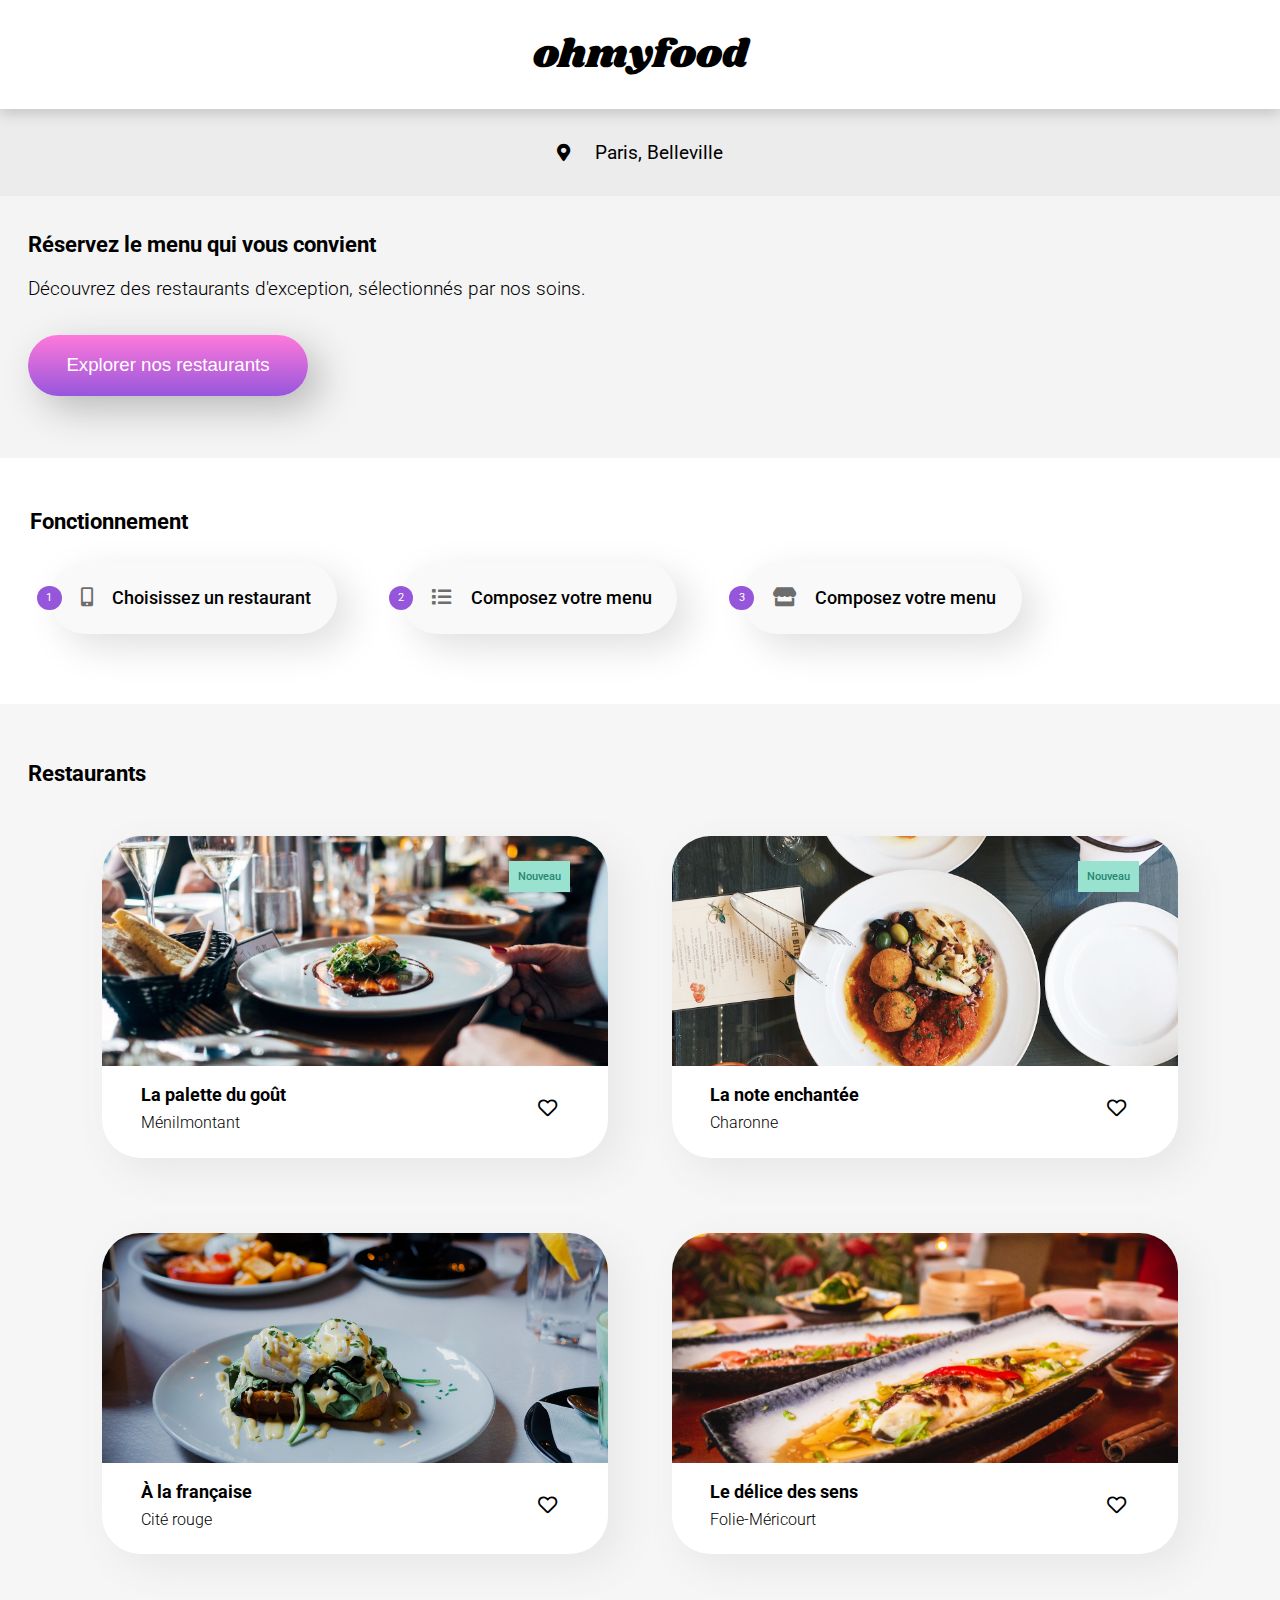
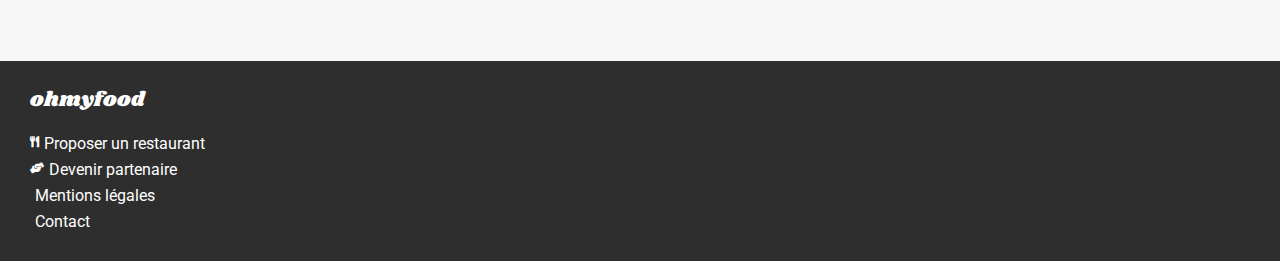
<file: index.html>
<!DOCTYPE html>
<html lang="fr">
<head>
    <meta charset="utf-8" />
    <meta name="viewport" content="width=device-width,initial-scale=1">
    <title>Ohmyfood</title> 
    <link rel="stylesheet" href="style.css"/>
    <link rel="stylesheet" href="https://cdnjs.cloudflare.com/ajax/libs/font-awesome/5.13.1/css/all.min.css"/>
    <link href="https://fonts.googleapis.com/css2?family=Shrikhand&display=swap" rel="stylesheet">
    <link href="https://fonts.googleapis.com/css2?family=Roboto:wght@100;300;400;500;700&display=swap" rel="stylesheet">
</head>
<body>
    <div class="loader">
        <div class="loader-ustensils">
            <i class="fas fa-utensils" id="black-ustensils"></i>
        </div>
    </div>
    <div id="container">
        <header>
            <div class="website-logo">
                <p>ohmyfood</p>
            </div>
        </header>
        <main> 
            <div class="location">
                <div class="location-logo">
                    <i class="fas fa-map-marker-alt"></i>
                </div>
                <div class="text-location">
                    <p>Paris, Belleville</p>
                </div>
            </div>
            <div class="intro">
                <div class="hat-intro">
                    <p>Réservez le menu qui vous convient</p>
                </div>
                <div class="text-intro">
                    <p>Découvrez des restaurants d'exception, sélectionnés par nos soins.</p>
                </div>
                <form class="restaurant-link">
                    <button type="submit"><span class="menu-button">Explorer nos restaurants</span></button>
                </form>
            </div>
            <div class="function">
                <div class="function-title">
                    <h1>Fonctionnement</h1>
                </div>
                <div class="topics-function">
                    <div class="topic-function">
                        <div class="number">
                            <p>1</p>
                        </div>
                        <div class="function-logo">
                            <i class="fas fa-mobile-alt"></i>
                        </div>
                        <div class="text-function">
                            <p>Choisissez un restaurant</p>
                        </div>
                    </div>
                    <div class="topic-function">
                        <div class="number">
                            <p>2</p>
                        </div>
                        <div class="function-logo">
                            <i class="fas fa-list"></i>
                        </div>
                        <div class="text-function">
                            <p>Composez votre menu</p>
                        </div>
                    </div>
                    <div class="topic-function">
                        <div class="number">
                            <p>3</p>
                        </div>
                        <div class="function-logo">
                            <i class="fas fa-store"></i>
                        </div>
                        <div class="text-function">
                            <p>Composez votre menu</p>
                        </div>
                    </div>
                </div>
            </div>
            <div class="restaurants-presentation">
                <div class="restaurant-title">
                    <h1>Restaurants</h1>
                </div>
                <div class="bloc-cards-restaurants">
                    <div class="card-restaurant new">
                        <div class="photo-restaurant restaurant-link-1">
                            <a class="restaurant-link-a" href="html/la_note_enchantee.html"><img src="images/la-palette-du-gout.jpg" alt="photo La palette du goût"></a>
                            <div class="tag-new-1">
                                <p>Nouveau</p>
                            </div>
                        </div>
                        <div class="restaurant-informations">
                            <div class="text-restaurant">
                                <div class="restaurant-name">
                                    <h2>La palette du goût</h2>
                                </div>
                                <div class="restaurant-location">
                                    <p>Ménilmontant</p>
                                </div>
                            </div>
                            <div class="heart-logo">
                                <i class="far fa-heart homepage-logo"></i>
                            </div>
                            <div class="full-heart-new">
                                <i id="homepage-logo-full-1" class="far fa-heart homepage-logo-full"></i>
                            </div>
                        </div>
                    </div>
                    <div class="card-restaurant new">
                        <div class="photo-restaurant restaurant-link-2">
                            <a class="restaurant-link-a" href="html/la_note_enchantee.html"><img src="images/la-note-enchantee.jpg" alt="photo La note enchantée"></a>
                            <div class="tag-new-2">
                                <p>Nouveau</p>
                            </div>
                        </div>
                        <div class="restaurant-informations">
                            <div class="text-restaurant">
                                <div class="restaurant-name">
                                    <h2>La note enchantée</h2>
                                </div>
                                <div class="restaurant-location">
                                    <p>Charonne</p>
                                </div>
                            </div>
                            <div class="heart-logo">
                                <i class="far fa-heart homepage-logo"></i>
                            </div>
                            <div class="full-heart-new">
                                <i id="homepage-logo-full-2" class="far fa-heart homepage-logo-full"></i>
                            </div>
                        </div>
                    </div>
                    <div class="card-restaurant">
                        <div class="photo-restaurant restaurant-link-3">
                            <a class="restaurant-link-a" href="html/a_la_francaise.html"><img src="images/a-la-francaise.jpg" alt="photo À la française"></a>
                        </div>
                        <div class="restaurant-informations">
                            <div class="text-restaurant">
                                <div class="restaurant-name">
                                    <h2>À la française</h2>
                                </div>
                                <div class="restaurant-location">
                                    <p>Cité rouge</p>
                                </div>
                            </div>
                            <div class="heart-logo">
                                <i class="far fa-heart homepage-logo"></i>
                            </div>
                            <div class="full-heart-new">
                                <i id="homepage-logo-full-3" class="far fa-heart homepage-logo-full"></i>
                            </div>
                        </div>
                    </div>
                    <div class="card-restaurant">
                        <div class="photo-restaurant restaurant-link-4">
                            <a class="restaurant-link-a" href="html/le_delice_des_sens.html"><img src="images/le-delice-des-sens.jpg" alt="photo Le délice des sens"></a>
                        </div>
                        <div class="restaurant-informations">
                            <div class="text-restaurant">
                                <div class="restaurant-name">
                                    <h2>Le délice des sens</h2>
                                </div>
                                <div class="restaurant-location">
                                    <p>Folie-Méricourt</p>
                                </div>
                            </div>
                            <div class="heart-logo">
                                <i class="far fa-heart homepage-logo"></i>
                            </div>
                            <div class="full-heart-new">
                                <i id="homepage-logo-full-4" class="far fa-heart homepage-logo-full"></i>
                            </div>
                        </div>
                    </div>
                </div>
            </div>
        </main>
    </div>
    <footer>
        <div class="footer-title">
            <p>ohmyfood</p>
        </div>
        <div class="topics-footer">
            <div class="topic-footer-1">
                <div class="footer-logo">
                    <i class="fas fa-utensils"></i>
                </div>
                <div class="text-footer-1">
                    <p>Proposer un restaurant</p>
                </div>
            </div>
            <div class="topic-footer-1">
                <div class="footer-logo">
                    <i class="fas fa-hands-helping"></i>
                </div>
                <div class="text-footer-1">
                    <p>Devenir partenaire</p>
                </div>
            </div>
            <div class="topic-footer">
                <div class="text-footer">
                    <p>Mentions légales</p>
                </div>
            </div>
            <div class="topic-footer">
                <div class="text-footer">
                    <p><a href="mailto:test@test.fr" class="e-mail">Contact</a></p>
                </div>
            </div>
        </div>
    </footer>    
</body>
</html>
</file>
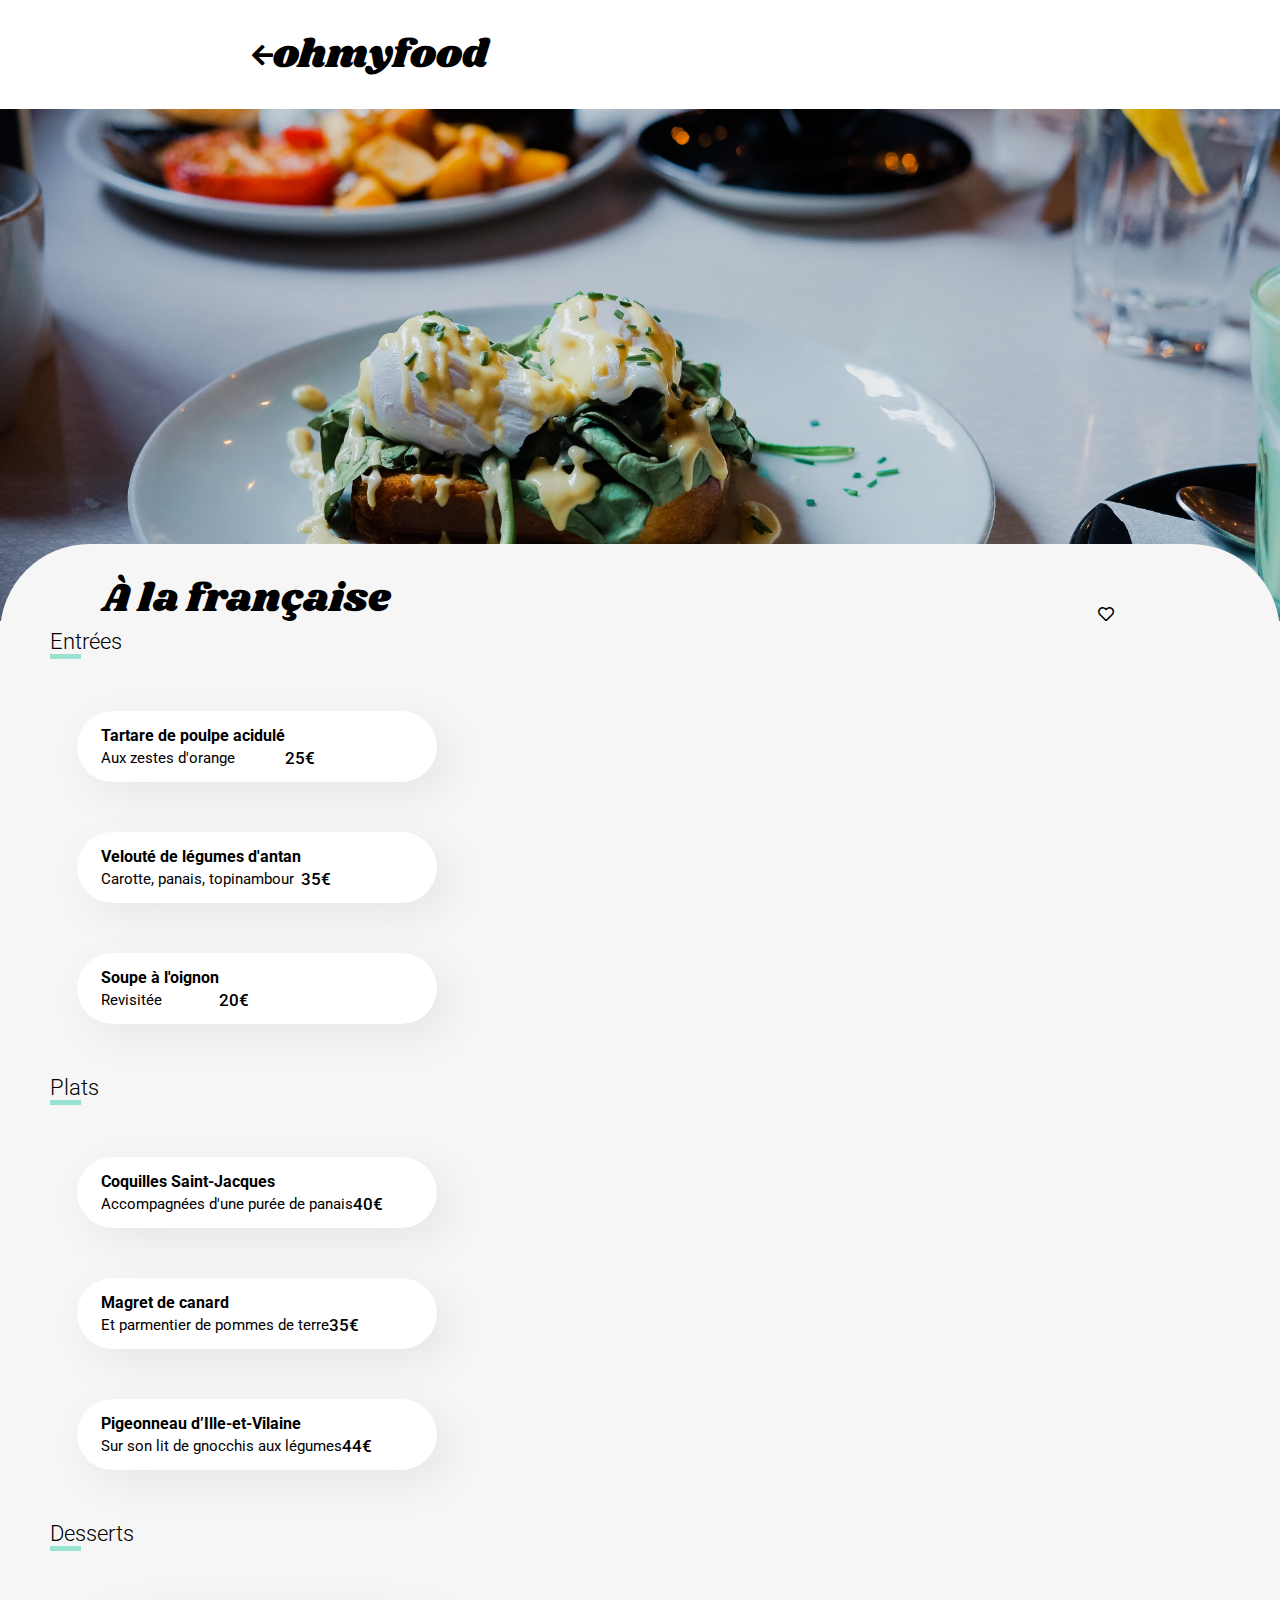
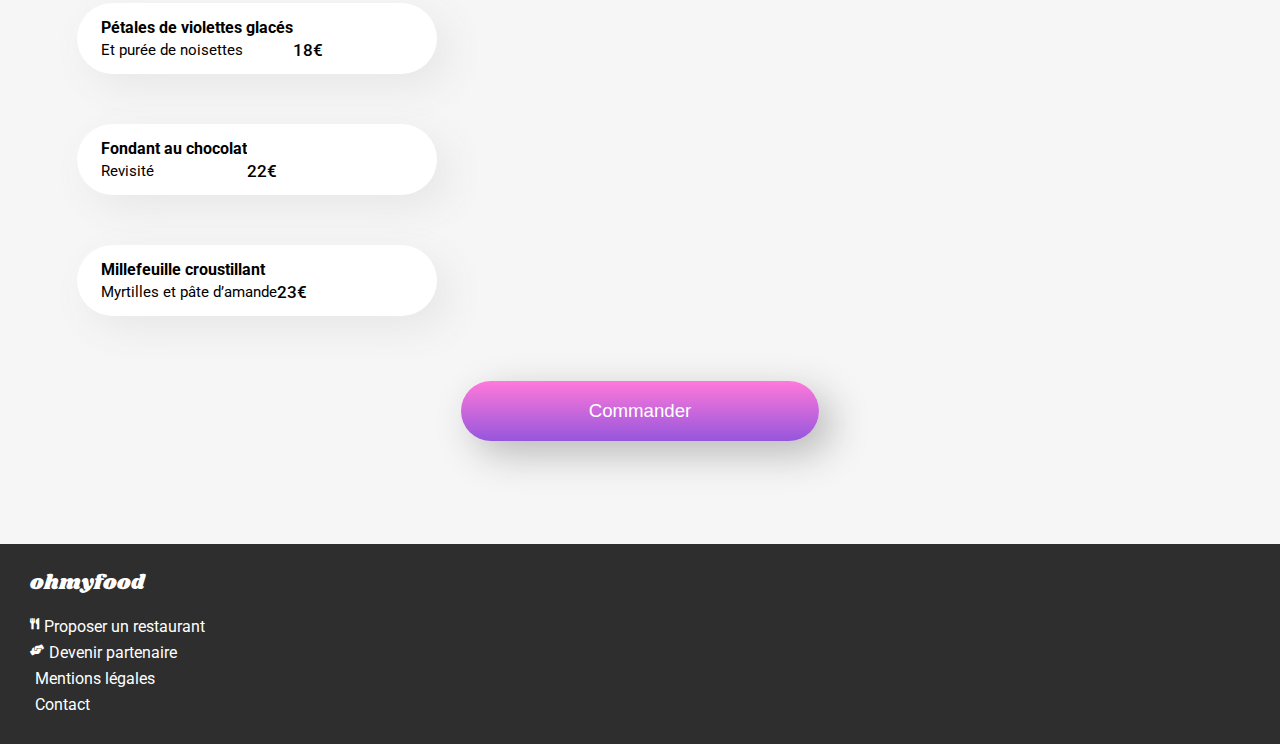
<file: a_la_francaise.html>
<!DOCTYPE html>
<html lang="fr">
<head>
    <meta charset="utf-8" />
    <meta name="viewport" content="width=device-width,initial-scale=1">
    <title>Ohmyfood À la française</title> 
    <link rel="stylesheet" href="style.css" />
    <link rel="stylesheet" href="https://cdnjs.cloudflare.com/ajax/libs/font-awesome/5.13.1/css/all.min.css"/>
    <link href="https://fonts.googleapis.com/css2?family=Shrikhand&display=swap" rel="stylesheet">
    <link href="https://fonts.googleapis.com/css2?family=Roboto:wght@100;300;400;500;700&display=swap" rel="stylesheet">
</head>
<body>
    <header>
        <div class="logo-arrow">
        <i class="fas fa-arrow-left"></i>
        </div>
        <div class="website-presentation">
            <h1>ohmyfood</h1>
        </div>
    </header>
    <div id="container">
        <main> 
            <div class="photo-page-restaurant">
                <img src="images/a-la-francaise.jpg" alt="photo À la française">
            </div>
            <div class="restaurant-menu">
                <div class="menu-title">
                    <h1>À la française</h1> 
                    <div class="heart-logo">
                        <i class="far fa-heart"></i>
                    </div>
                </div>
                <div class="appetizer">
                    <div class="course-title">
                        <h2>Entrées</h2> 
                    </div>
                    <div class="course-cards-bloc">
                        <div class="course-card">
                            <div class="course-text">
                                <div class="course-name">
                                    <h3>Tartare de poulpe acidulé</h3>
                                </div>
                                <div class="course-informations">
                                    <p>Aux zestes d'orange</p>
                                </div>
                            </div>
                            <div class="course-price">
                                <p>25€</p>
                            </div>
                        </div>
                        <div class="course-card">
                            <div class="course-text">
                                <div class="course-name">
                                    <h3>Velouté de légumes d'antan</h3>
                                </div>
                                <div class="course-informations">
                                    <p>Carotte, panais, topinambour</p>
                                </div>
                            </div>
                            <div class="course-price">
                                <p>35€</p>
                            </div>
                        </div>
                        <div class="course-card">
                            <div class="course-text">
                                <div class="course-name">
                                    <h3>Soupe à l'oignon</h3>
                                </div>
                                <div class="course-informations">
                                    <p>Revisitée</p>
                                </div>
                            </div>
                            <div class="course-price">
                                <p>20€</p>
                            </div>
                        </div>
                    </div>
                </div>
                <div class="main-course">
                    <div class="course-title">
                        <h2>Plats</h2> 
                    </div>
                    <div class="course-cards-bloc">
                        <div class="course-card">
                            <div class="course-text">
                                <div class="course-name">
                                    <h3>Coquilles Saint-Jacques</h3>
                                </div>
                                <div class="course-informations">
                                    <p>Accompagnées d'une purée de panais</p>
                                </div>
                            </div>
                            <div class="course-price">
                                <p>40€</p>
                            </div>
                        </div>
                        <div class="course-card">
                            <div class="course-text">
                                <div class="course-name">
                                    <h3>Magret de canard</h3>
                                </div>
                                <div class="course-informations">
                                    <p>Et parmentier de pommes de terre</p>
                                </div>
                            </div>
                            <div class="course-price">
                                <p>35€</p>
                            </div>
                        </div>
                        <div class="course-card">
                            <div class="course-text">
                                <div class="course-name">
                                    <h3>Pigeonneau d’Ille-et-Vilaine</h3>
                                </div>
                                <div class="course-informations">
                                    <p>Sur son lit de gnocchis aux légumes</p>
                                </div>
                            </div>
                            <div class="course-price">
                                <p>44€</p>
                            </div>
                        </div>
                    </div>
                </div>
                <div class="main-course">
                    <div class="course-title">
                        <h2>Desserts</h2> 
                    </div>
                    <div class="course-cards-bloc">
                        <div class="course-card">
                            <div class="course-text">
                                <div class="course-name">
                                    <h3>Pétales de violettes glacés</h3>
                                </div>
                                <div class="course-informations">
                                    <p>Et purée de noisettes</p>
                                </div>
                            </div>
                            <div class="course-price">
                                <p>18€</p>
                            </div>
                        </div>
                        <div class="course-card">
                            <div class="course-text">
                                <div class="course-name">
                                    <h3>Fondant au chocolat</h3>
                                </div>
                                <div class="course-informations">
                                    <p>Revisité</p>
                                </div>
                            </div>
                            <div class="course-price">
                                <p>22€</p>
                            </div>
                        </div>
                        <div class="course-card">
                            <div class="course-text">
                                <div class="course-name">
                                    <h3>Millefeuille croustillant</h3>
                                </div>
                                <div class="course-informations">
                                    <p>Myrtilles et pâte d’amande</p>
                                </div>
                            </div>
                            <div class="course-price">
                                <p>23€</p>
                            </div>
                        </div>
                    </div>
                </div>
                <div class="order-button">
                    <form class="order-link">
                        <button type="submit"><span class="text-button">Commander</span></i></button>
                    </form>
                </div>
            </div>
        </main>
    </div id="container">
    <footer>
        <div class="footer-title">
            <p>ohmyfood</p>
        </div>
        <div class="topics-footer">
            <div class="topic-footer-1">
                <div class="footer-logo">
                    <i class="fas fa-utensils"></i>
                </div>
                <div class="text-footer-1">
                    <p>Proposer un restaurant</p>
                </div>
            </div>
            <div class="topic-footer-1">
                <div class="footer-logo">
                    <i class="fas fa-hands-helping"></i>
                </div>
                <div class="text-footer-1">
                    <p>Devenir partenaire</p>
                </div>
            </div>
            <div class="topic-footer">
                <div class="text-footer">
                    <p>Mentions légales</p>
                </div>
            </div>
            <div class="topic-footer">
                <div class="text-footer">
                    <p><a href="mailto:amandine.villareal@gmail.com">Contact</a></p>
                </div>
            </div>
        </div>
    </footer>    
</body>
</html>
</file>
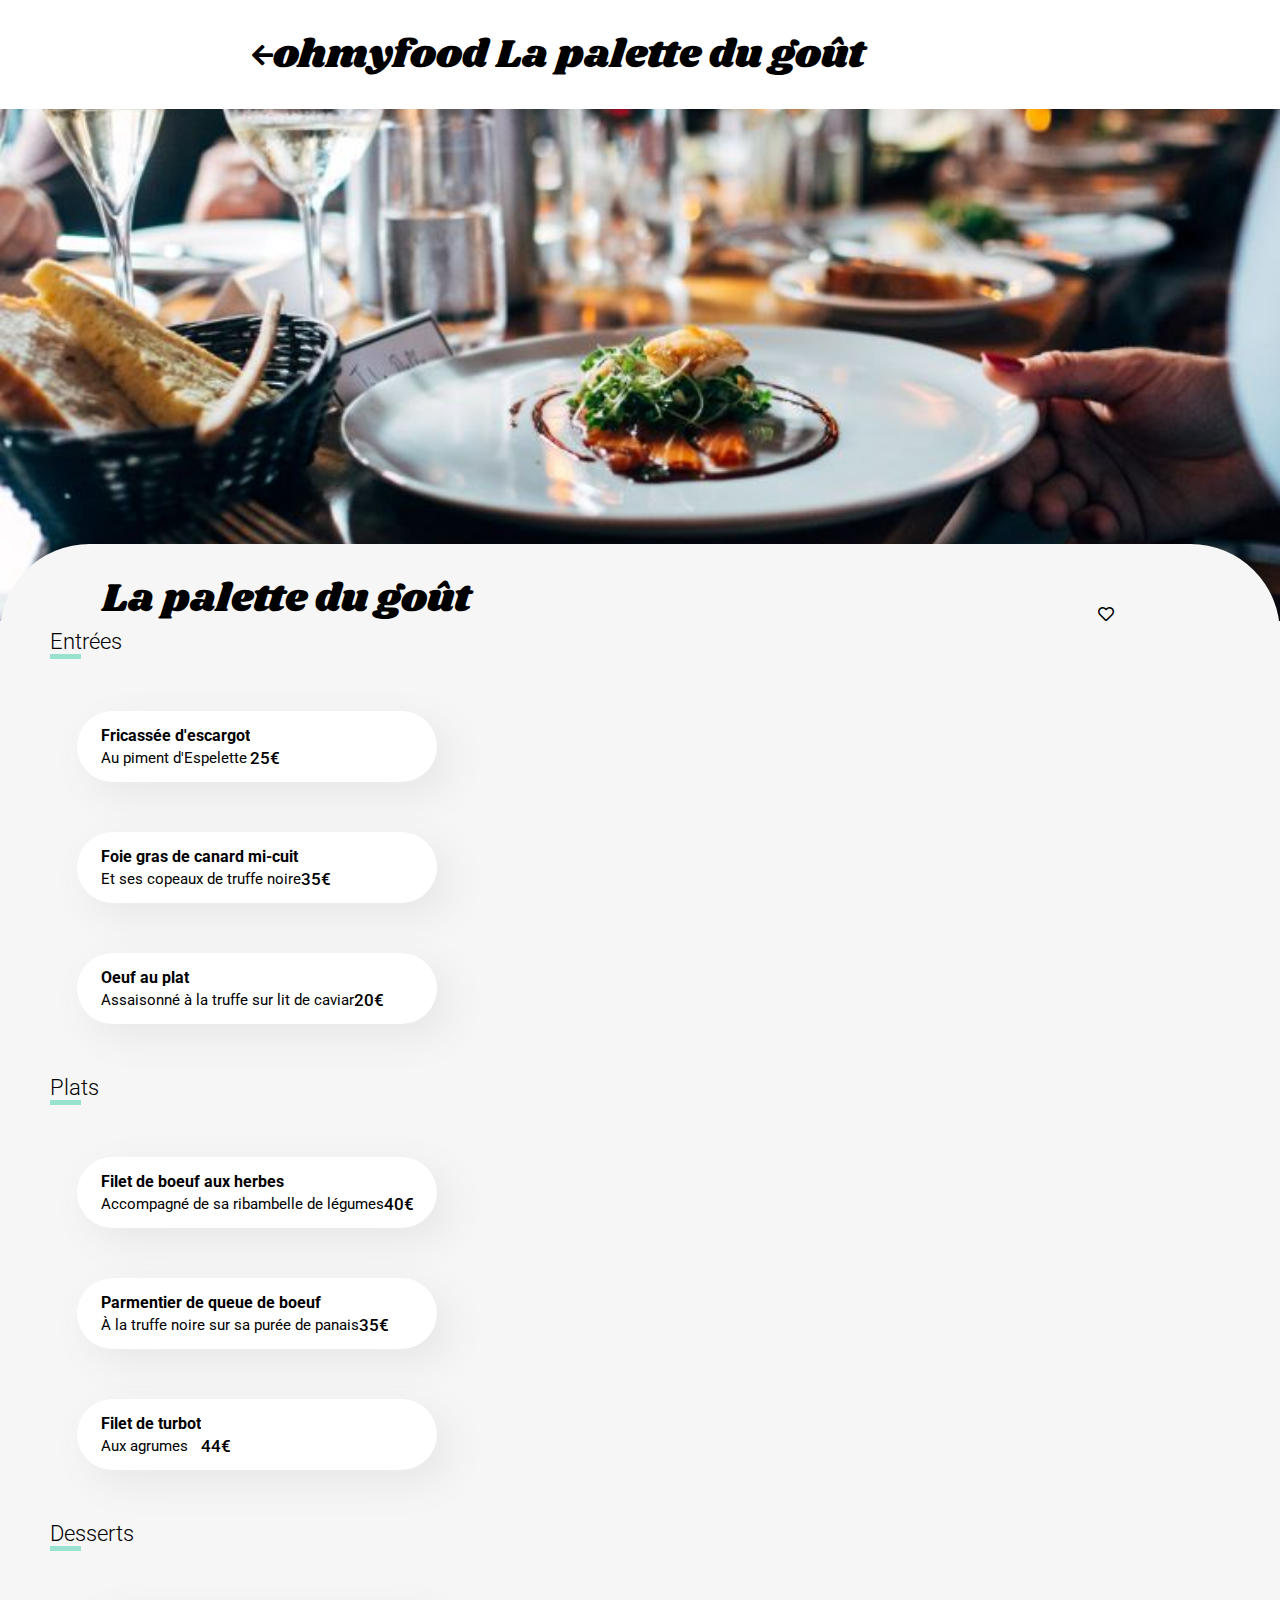
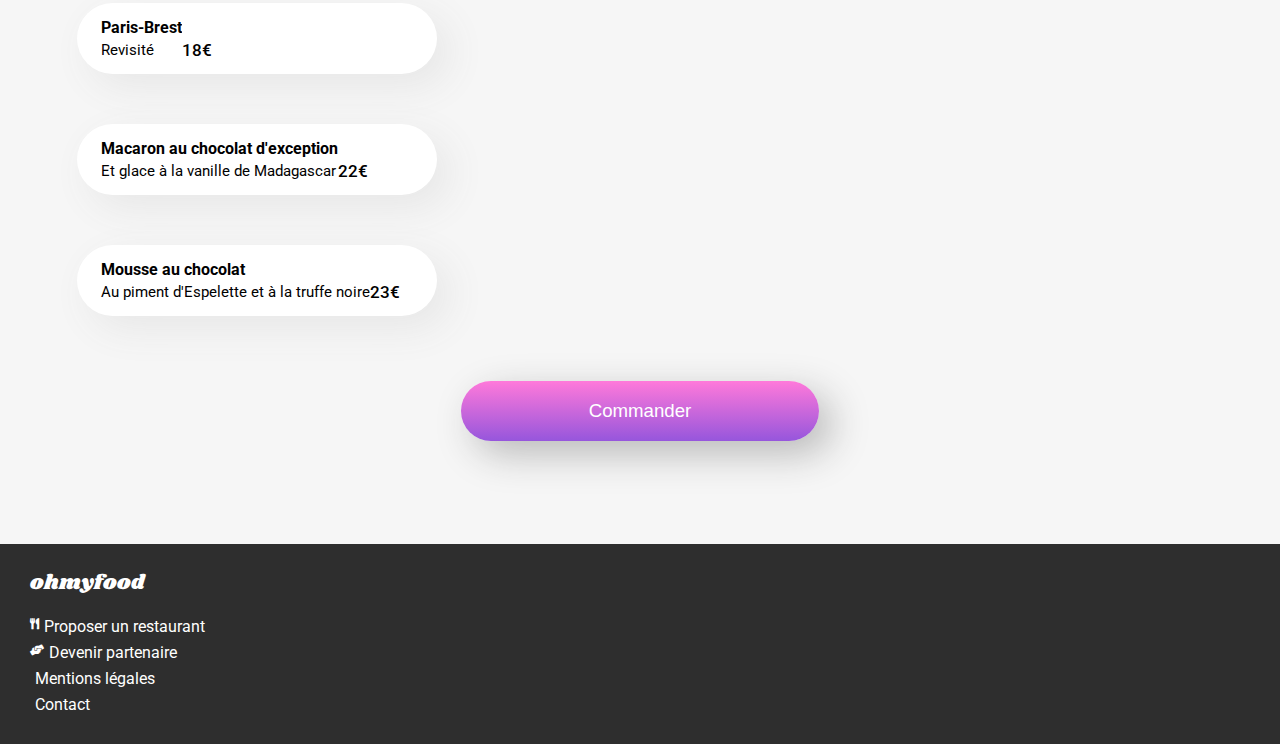
<file: la-palette-du-gout.html>
<!DOCTYPE html>
<html lang="fr">
<head>
    <meta charset="utf-8" />
    <meta name="viewport" content="width=device-width,initial-scale=1">
    <title>Ohmyfood</title> 
    <link rel="stylesheet" href="style.css" />
    <link rel="stylesheet" href="https://cdnjs.cloudflare.com/ajax/libs/font-awesome/5.13.1/css/all.min.css"/>
    <link href="https://fonts.googleapis.com/css2?family=Shrikhand&display=swap" rel="stylesheet">
    <link href="https://fonts.googleapis.com/css2?family=Roboto:wght@100;300;400;500;700&display=swap" rel="stylesheet">
</head>
<body>
    <header>
        <div class="logo-arrow">
        <i class="fas fa-arrow-left"></i>
        </div>
        <div class="website-presentation">
            <h1>ohmyfood La palette du goût</h1>
        </div>
    </header>
    <div id="container">
        <main> 
            <div class="photo-page-restaurant">
                <img src="images/la-palette-du-gout.jpg" alt="photo À la française">
            </div>
            <div class="restaurant-menu">
                <div class="menu-title">
                    <h1>La palette du goût</h1> 
                    <div class="heart-logo">
                        <i class="far fa-heart"></i>
                    </div>
                </div>
                <div class="appetizer">
                    <div class="course-title">
                        <h2>Entrées</h2> 
                    </div>
                    <div class="course-cards-bloc">
                        <div class="course-card">
                            <div class="course-text">
                                <div class="course-name">
                                    <h3>Fricassée d'escargot</h3>
                                </div>
                                <div class="course-informations">
                                    <p>Au piment d'Espelette</p>
                                </div>
                            </div>
                            <div class="course-price">
                                <p>25€</p>
                            </div>
                        </div>
                        <div class="course-card">
                            <div class="course-text">
                                <div class="course-name">
                                    <h3>Foie gras de canard mi-cuit</h3>
                                </div>
                                <div class="course-informations">
                                    <p>Et ses copeaux de truffe noire</p>
                                </div>
                            </div>
                            <div class="course-price">
                                <p>35€</p>
                            </div>
                        </div>
                        <div class="course-card">
                            <div class="course-text">
                                <div class="course-name">
                                    <h3>Oeuf au plat</h3>
                                </div>
                                <div class="course-informations">
                                    <p>Assaisonné à la truffe sur lit de caviar</p>
                                </div>
                            </div>
                            <div class="course-price">
                                <p>20€</p>
                            </div>
                        </div>
                    </div>
                </div>
                <div class="main-course">
                    <div class="course-title">
                        <h2>Plats</h2> 
                    </div>
                    <div class="course-cards-bloc">
                        <div class="course-card">
                            <div class="course-text">
                                <div class="course-name">
                                    <h3>Filet de boeuf aux herbes</h3>
                                </div>
                                <div class="course-informations">
                                    <p>Accompagné de sa ribambelle de légumes</p>
                                </div>
                            </div>
                            <div class="course-price">
                                <p>40€</p>
                            </div>
                        </div>
                        <div class="course-card">
                            <div class="course-text">
                                <div class="course-name">
                                    <h3>Parmentier de queue de boeuf</h3>
                                </div>
                                <div class="course-informations">
                                    <p>À la truffe noire sur sa purée de panais</p>
                                </div>
                            </div>
                            <div class="course-price">
                                <p>35€</p>
                            </div>
                        </div>
                        <div class="course-card">
                            <div class="course-text">
                                <div class="course-name">
                                    <h3>Filet de turbot</h3>
                                </div>
                                <div class="course-informations">
                                    <p>Aux agrumes</p>
                                </div>
                            </div>
                            <div class="course-price">
                                <p>44€</p>
                            </div>
                        </div>
                    </div>
                </div>
                <div class="main-course">
                    <div class="course-title">
                        <h2>Desserts</h2> 
                    </div>
                    <div class="course-cards-bloc">
                        <div class="course-card">
                            <div class="course-text">
                                <div class="course-name">
                                    <h3>Paris-Brest</h3>
                                </div>
                                <div class="course-informations">
                                    <p>Revisité</p>
                                </div>
                            </div>
                            <div class="course-price">
                                <p>18€</p>
                            </div>
                        </div>
                        <div class="course-card">
                            <div class="course-text">
                                <div class="course-name">
                                    <h3>Macaron au chocolat d'exception</h3>
                                </div>
                                <div class="course-informations">
                                    <p>Et glace à la vanille de Madagascar</p>
                                </div>
                            </div>
                            <div class="course-price">
                                <p>22€</p>
                            </div>
                        </div>
                        <div class="course-card">
                            <div class="course-text">
                                <div class="course-name">
                                    <h3>Mousse au chocolat</h3>
                                </div>
                                <div class="course-informations">
                                    <p>Au piment d'Espelette et à la truffe noire</p>
                                </div>
                            </div>
                            <div class="course-price">
                                <p>23€</p>
                            </div>
                        </div>
                    </div>
                </div>
                <div class="order-button">
                    <form class="order-link">
                        <button type="submit"><span class="text-button">Commander</span></i></button>
                    </form>
                </div>
            </div>
        </main>
    </div id="container">
    <footer>
        <div class="footer-title">
            <p>ohmyfood</p>
        </div>
        <div class="topics-footer">
            <div class="topic-footer-1">
                <div class="footer-logo">
                    <i class="fas fa-utensils"></i>
                </div>
                <div class="text-footer-1">
                    <p>Proposer un restaurant</p>
                </div>
            </div>
            <div class="topic-footer-1">
                <div class="footer-logo">
                    <i class="fas fa-hands-helping"></i>
                </div>
                <div class="text-footer-1">
                    <p>Devenir partenaire</p>
                </div>
            </div>
            <div class="topic-footer">
                <div class="text-footer">
                    <p>Mentions légales</p>
                </div>
            </div>
            <div class="topic-footer">
                <div class="text-footer">
                    <p><a href="mailto:amandine.villareal@gmail.com">Contact</a></p>
                </div>
            </div>
        </div>
    </footer>    
</body>
</html>
</file>
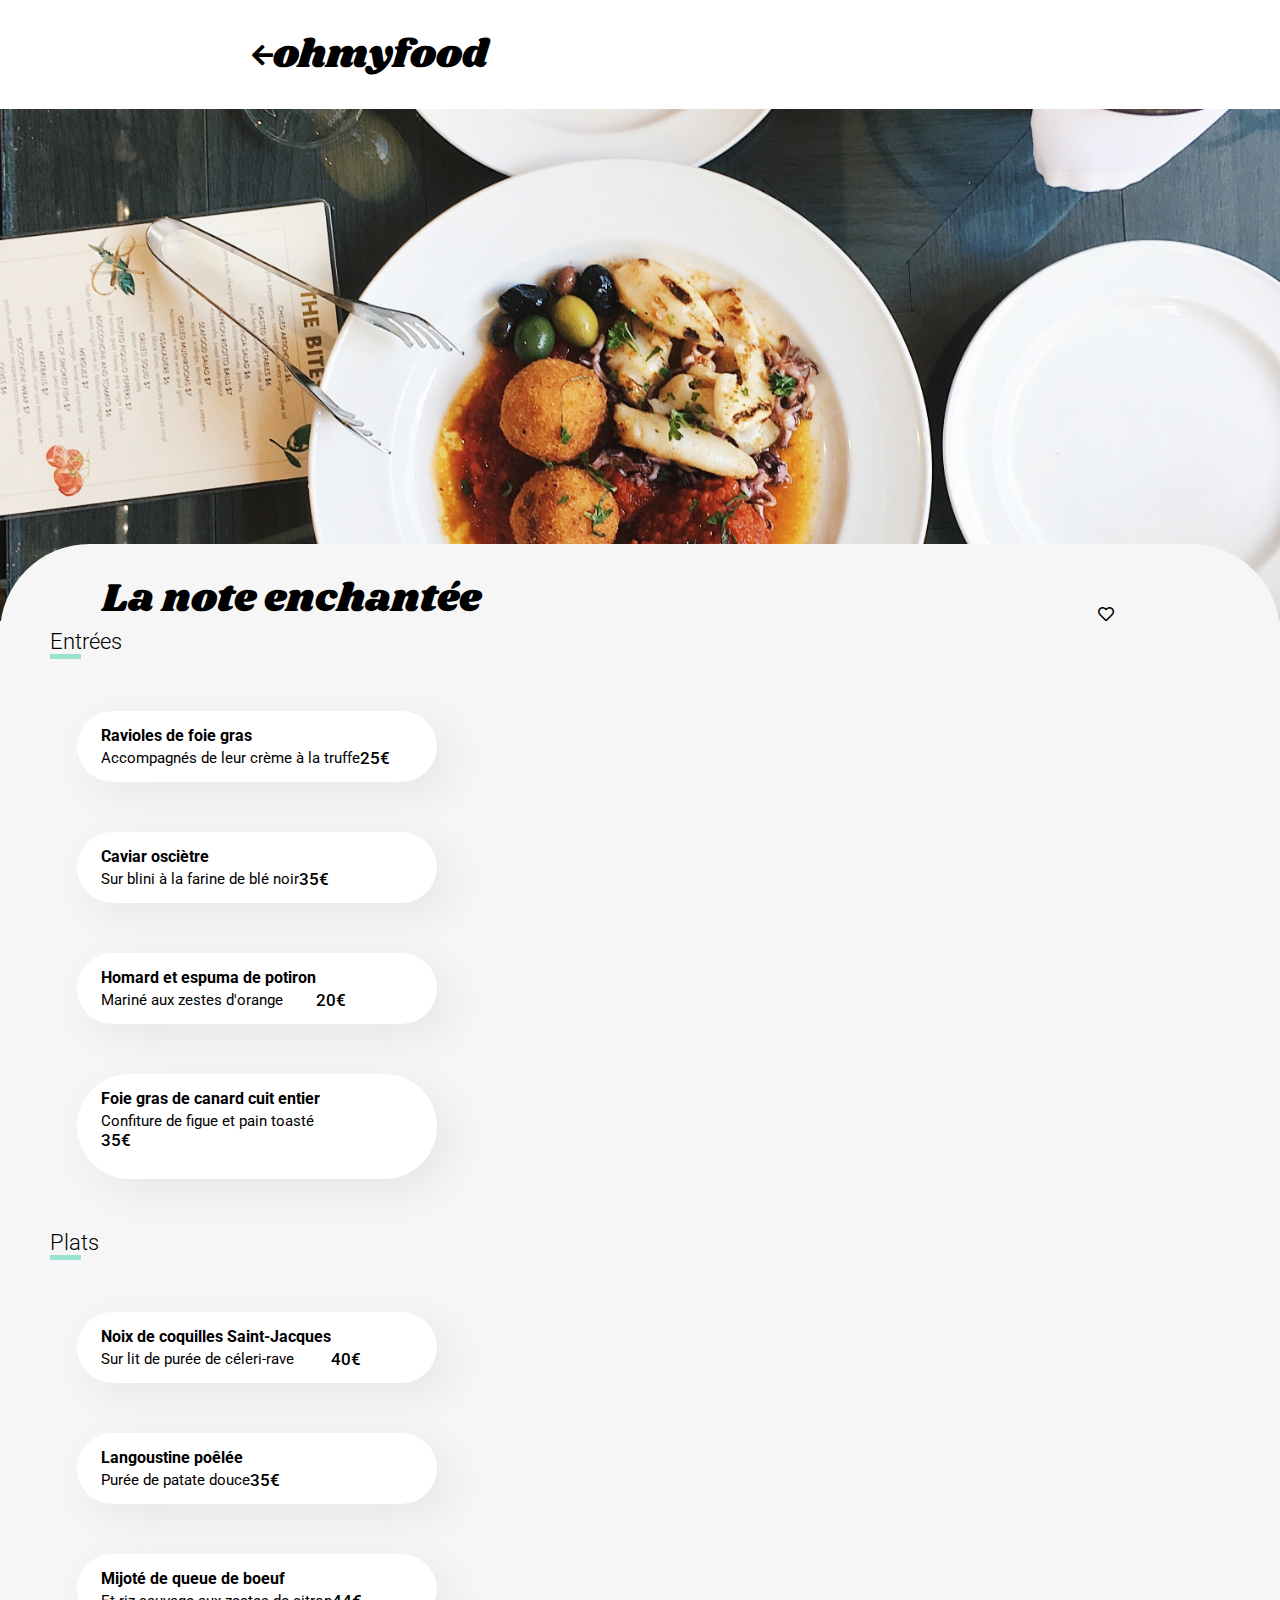
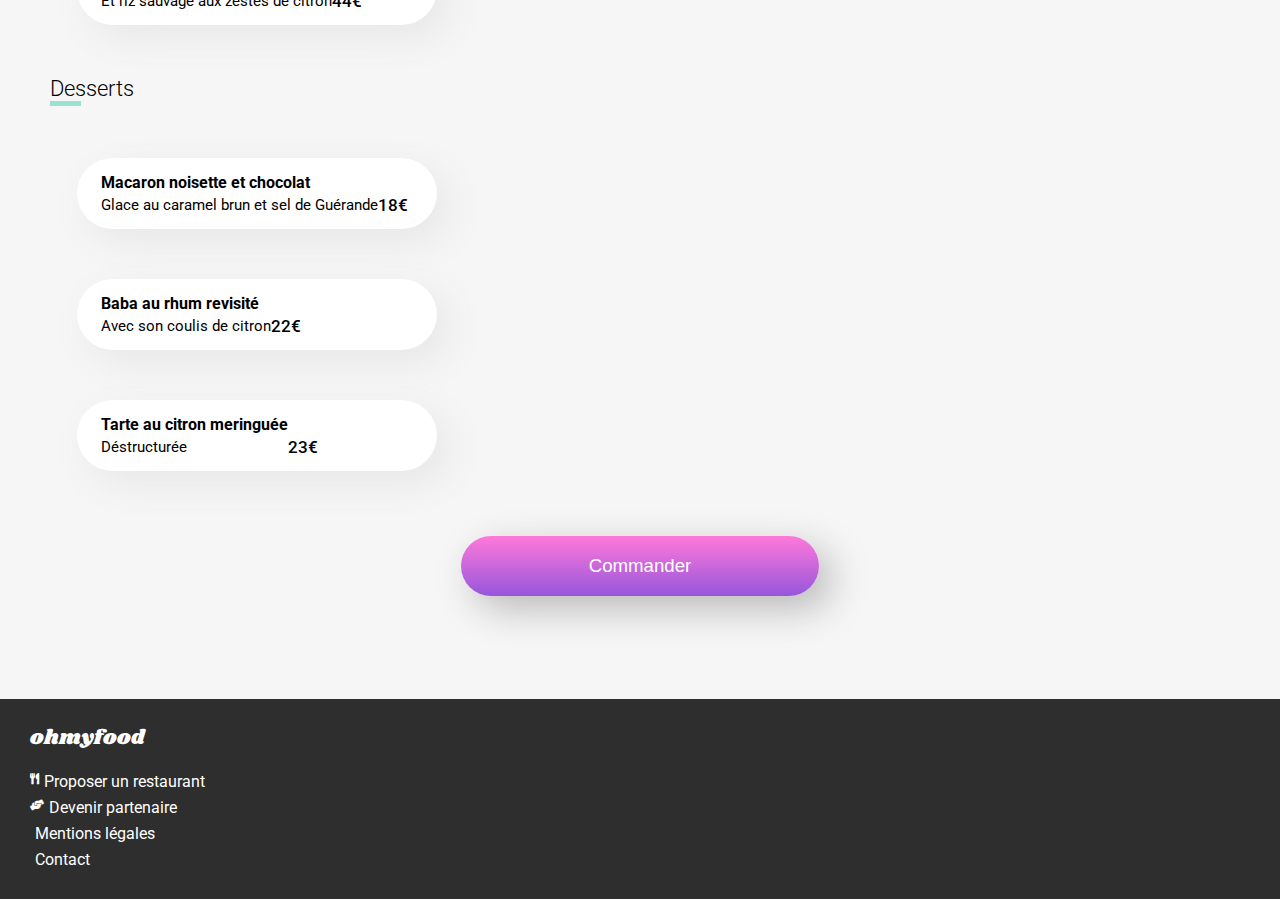
<file: la_note_enchantee.html>
<!DOCTYPE html>
<html lang="fr">
<head>
    <meta charset="utf-8" />
    <meta name="viewport" content="width=device-width,initial-scale=1">
    <title>Ohmyfood La note enchantée</title> 
    <link rel="stylesheet" href="style.css" />
    <link rel="stylesheet" href="https://cdnjs.cloudflare.com/ajax/libs/font-awesome/5.13.1/css/all.min.css"/>
    <link href="https://fonts.googleapis.com/css2?family=Shrikhand&display=swap" rel="stylesheet">
    <link href="https://fonts.googleapis.com/css2?family=Roboto:wght@100;300;400;500;700&display=swap" rel="stylesheet">
</head>
<body>
    <header>
        <div class="logo-arrow">
        <i class="fas fa-arrow-left"></i>
        </div>
        <div class="website-presentation">
            <h1>ohmyfood</h1>
        </div>
    </header>
    <div id="container">
        <main> 
            <div class="photo-page-restaurant">
                <img src="images/la-note-enchantee.jpg" alt="photo À la française">
            </div>
            <div class="restaurant-menu">
                <div class="menu-title">
                    <h1>La note enchantée</h1> 
                    <div class="heart-logo">
                        <i class="far fa-heart"></i>
                    </div>
                </div>
                <div class="appetizer">
                    <div class="course-title">
                        <h2>Entrées</h2> 
                    </div>
                    <div class="course-cards-bloc">
                        <div class="course-card">
                            <div class="course-text">
                                <div class="course-name">
                                    <h3>Ravioles de foie gras</h3>
                                </div>
                                <div class="course-informations">
                                    <p>Accompagnés de leur crème à la truffe</p>
                                </div>
                            </div>
                            <div class="course-price">
                                <p>25€</p>
                            </div>
                        </div>
                        <div class="course-card">
                            <div class="course-text">
                                <div class="course-name">
                                    <h3>Caviar osciètre</h3>
                                </div>
                                <div class="course-informations">
                                    <p>Sur blini à la farine de blé noir</p>
                                </div>
                            </div>
                            <div class="course-price">
                                <p>35€</p>
                            </div>
                        </div>
                        <div class="course-card">
                            <div class="course-text">
                                <div class="course-name">
                                    <h3>Homard et espuma de potiron</h3>
                                </div>
                                <div class="course-informations">
                                    <p>Mariné aux zestes d'orange</p>
                                </div>
                            </div>
                            <div class="course-price">
                                <p>20€</p>
                            </div>
                        </div>
                        <div class="course-card">
                            <div class="course-text">
                                <div class="course-name">
                                    <h3>Foie gras de canard cuit entier</h3>
                                </div>
                                <div class="course-informations">
                                    <p>Confiture de figue et pain toasté</p>
                                </div>
                                <div class="course-price">
                                    <p>35€</p>
                                </div>
                            </div>
                        </div>
                    </div>
                </div>
                <div class="main-course">
                    <div class="course-title">
                        <h2>Plats</h2> 
                    </div>
                    <div class="course-cards-bloc">
                        <div class="course-card">
                            <div class="course-text">
                                <div class="course-name">
                                    <h3>Noix de coquilles Saint-Jacques</h3>
                                </div>
                                <div class="course-informations">
                                    <p>Sur lit de purée de céleri-rave</p>
                                </div>
                            </div>
                            <div class="course-price">
                                <p>40€</p>
                            </div>
                        </div>
                        <div class="course-card">
                            <div class="course-text">
                                <div class="course-name">
                                    <h3>Langoustine poêlée
                                        </h3>
                                </div>
                                <div class="course-informations">
                                    <p>Purée de patate douce</p>
                                </div>
                            </div>
                            <div class="course-price">
                                <p>35€</p>
                            </div>
                        </div>
                        <div class="course-card">
                            <div class="course-text">
                                <div class="course-name">
                                    <h3>Mijoté de queue de boeuf</h3>
                                </div>
                                <div class="course-informations">
                                    <p>Et riz sauvage aux zestes de citron</p>
                                </div>
                            </div>
                            <div class="course-price">
                                <p>44€</p>
                            </div>
                        </div>
                    </div>
                </div>
                <div class="main-course">
                    <div class="course-title">
                        <h2>Desserts</h2> 
                    </div>
                    <div class="course-cards-bloc">
                        <div class="course-card">
                            <div class="course-text">
                                <div class="course-name">
                                    <h3>Macaron noisette et chocolat</h3>
                                </div>
                                <div class="course-informations">
                                    <p>Glace au caramel brun et sel de Guérande</p>
                                </div>
                            </div>
                            <div class="course-price">
                                <p>18€</p>
                            </div>
                        </div>
                        <div class="course-card">
                            <div class="course-text">
                                <div class="course-name">
                                    <h3>Baba au rhum revisité</h3>
                                </div>
                                <div class="course-informations">
                                    <p>Avec son coulis de citron</p>
                                </div>
                            </div>
                            <div class="course-price">
                                <p>22€</p>
                            </div>
                        </div>
                        <div class="course-card">
                            <div class="course-text">
                                <div class="course-name">
                                    <h3>Tarte au citron meringuée</h3>
                                </div>
                                <div class="course-informations">
                                    <p>Déstructurée</p>
                                </div>
                            </div>
                            <div class="course-price">
                                <p>23€</p>
                            </div>
                        </div>
                    </div>
                </div>
                <div class="order-button">
                    <form class="order-link">
                        <button type="submit"><span class="text-button">Commander</span></i></button>
                    </form>
                </div>
            </div>
        </main>
    </div id="container">
    <footer>
        <div class="footer-title">
            <p>ohmyfood</p>
        </div>
        <div class="topics-footer">
            <div class="topic-footer-1">
                <div class="footer-logo">
                    <i class="fas fa-utensils"></i>
                </div>
                <div class="text-footer-1">
                    <p>Proposer un restaurant</p>
                </div>
            </div>
            <div class="topic-footer-1">
                <div class="footer-logo">
                    <i class="fas fa-hands-helping"></i>
                </div>
                <div class="text-footer-1">
                    <p>Devenir partenaire</p>
                </div>
            </div>
            <div class="topic-footer">
                <div class="text-footer">
                    <p>Mentions légales</p>
                </div>
            </div>
            <div class="topic-footer">
                <div class="text-footer">
                    <p><a href="mailto:amandine.villareal@gmail.com">Contact</a></p>
                </div>
            </div>
        </div>
    </footer>    
</body>
</html>
</file>
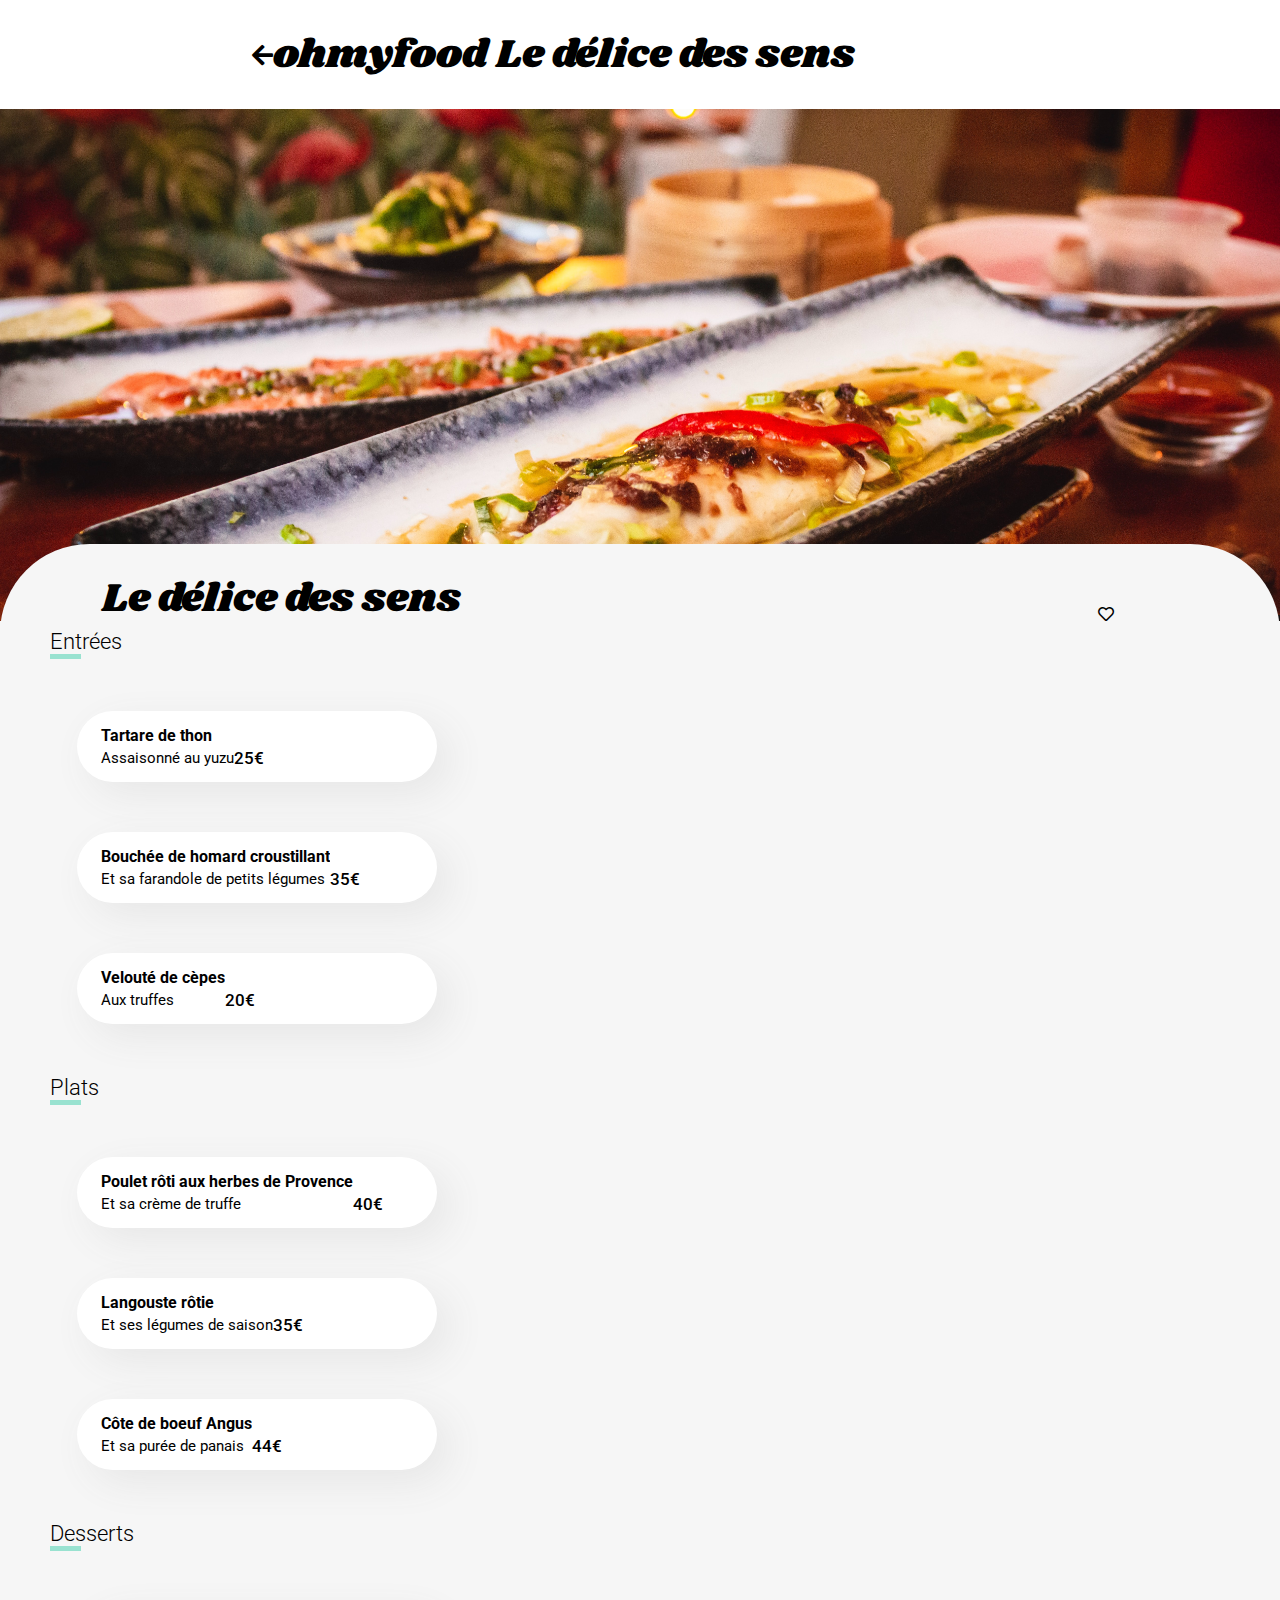
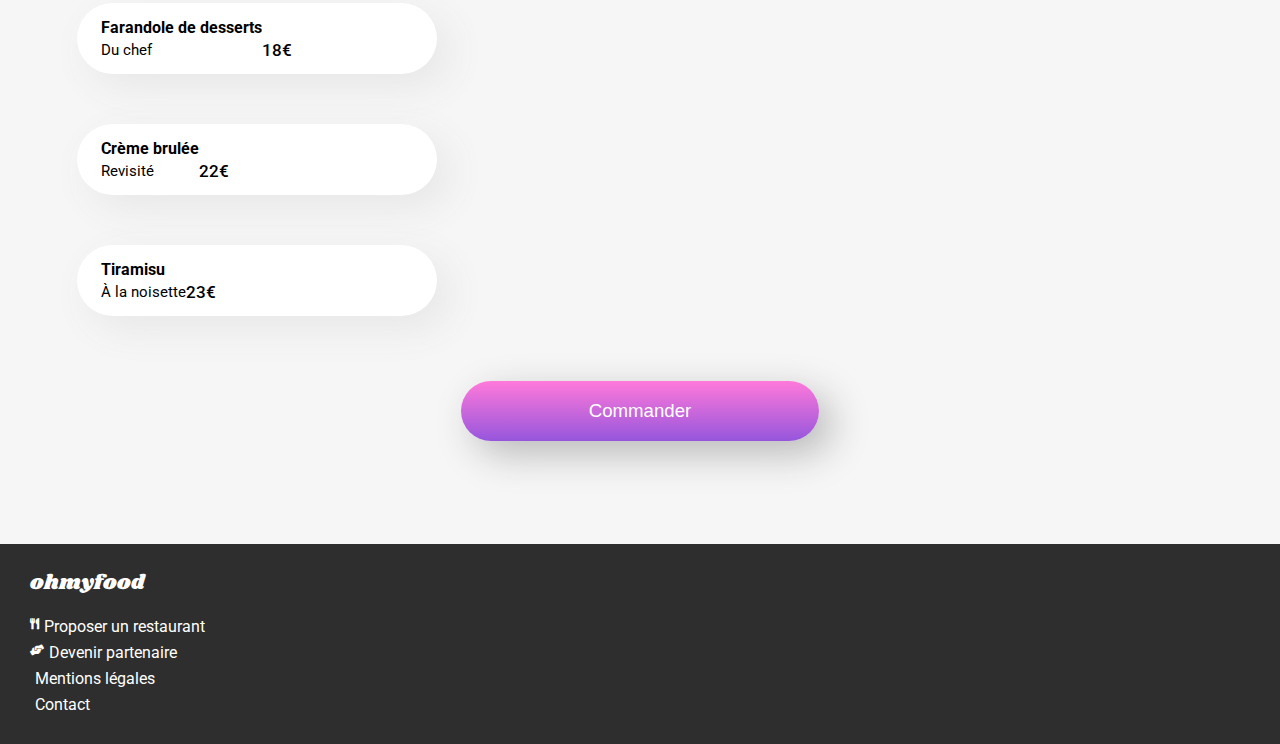
<file: le_delice_des_sens.html>
<!DOCTYPE html>
<html lang="fr">
<head>
    <meta charset="utf-8" />
    <meta name="viewport" content="width=device-width,initial-scale=1">
    <title>Ohmyfood</title> 
    <link rel="stylesheet" href="style.css" />
    <link rel="stylesheet" href="https://cdnjs.cloudflare.com/ajax/libs/font-awesome/5.13.1/css/all.min.css"/>
    <link href="https://fonts.googleapis.com/css2?family=Shrikhand&display=swap" rel="stylesheet">
    <link href="https://fonts.googleapis.com/css2?family=Roboto:wght@100;300;400;500;700&display=swap" rel="stylesheet">
</head>
<body>
    <header>
        <div class="logo-arrow">
        <i class="fas fa-arrow-left"></i>
        </div>
        <div class="website-presentation">
            <h1>ohmyfood Le délice des sens</h1>
        </div>
    </header>
    <div id="container">
        <main> 
            <div class="photo-page-restaurant">
                <img src="images/le-delice-des-sens.jpg" alt="photo À la française">
            </div>
            <div class="restaurant-menu">
                <div class="menu-title">
                    <h1>Le délice des sens</h1> 
                    <div class="heart-logo">
                        <i class="far fa-heart"></i>
                    </div>
                </div>
                <div class="appetizer">
                    <div class="course-title">
                        <h2>Entrées</h2> 
                    </div>
                    <div class="course-cards-bloc">
                        <div class="course-card">
                            <div class="course-text">
                                <div class="course-name">
                                    <h3>Tartare de thon</h3>
                                </div>
                                <div class="course-informations">
                                    <p>Assaisonné au yuzu</p>
                                </div>
                            </div>
                            <div class="course-price">
                                <p>25€</p>
                            </div>
                        </div>
                        <div class="course-card">
                            <div class="course-text">
                                <div class="course-name">
                                    <h3>Bouchée de homard croustillant</h3>
                                </div>
                                <div class="course-informations">
                                    <p>Et sa farandole de petits légumes</p>
                                </div>
                            </div>
                            <div class="course-price">
                                <p>35€</p>
                            </div>
                        </div>
                        <div class="course-card">
                            <div class="course-text">
                                <div class="course-name">
                                    <h3>Velouté de cèpes</h3>
                                </div>
                                <div class="course-informations">
                                    <p>Aux truffes</p>
                                </div>
                            </div>
                            <div class="course-price">
                                <p>20€</p>
                            </div>
                        </div>
                    </div>
                </div>
                <div class="main-course">
                    <div class="course-title">
                        <h2>Plats</h2> 
                    </div>
                    <div class="course-cards-bloc">
                        <div class="course-card">
                            <div class="course-text">
                                <div class="course-name">
                                    <h3>Poulet rôti aux herbes de Provence</h3>
                                </div>
                                <div class="course-informations">
                                    <p>Et sa crème de truffe</p>
                                </div>
                            </div>
                            <div class="course-price">
                                <p>40€</p>
                            </div>
                        </div>
                        <div class="course-card">
                            <div class="course-text">
                                <div class="course-name">
                                    <h3>Langouste rôtie</h3>
                                </div>
                                <div class="course-informations">
                                    <p>Et ses légumes de saison</p>
                                </div>
                            </div>
                            <div class="course-price">
                                <p>35€</p>
                            </div>
                        </div>
                        <div class="course-card">
                            <div class="course-text">
                                <div class="course-name">
                                    <h3>Côte de boeuf Angus</h3>
                                </div>
                                <div class="course-informations">
                                    <p>Et sa purée de panais</p>
                                </div>
                            </div>
                            <div class="course-price">
                                <p>44€</p>
                            </div>
                        </div>
                    </div>
                </div>
                <div class="main-course">
                    <div class="course-title">
                        <h2>Desserts</h2> 
                    </div>
                    <div class="course-cards-bloc">
                        <div class="course-card">
                            <div class="course-text">
                                <div class="course-name">
                                    <h3>Farandole de desserts</h3>
                                </div>
                                <div class="course-informations">
                                    <p>Du chef</p>
                                </div>
                            </div>
                            <div class="course-price">
                                <p>18€</p>
                            </div>
                        </div>
                        <div class="course-card">
                            <div class="course-text">
                                <div class="course-name">
                                    <h3>Crème brulée</h3>
                                </div>
                                <div class="course-informations">
                                    <p>Revisité</p>
                                </div>
                            </div>
                            <div class="course-price">
                                <p>22€</p>
                            </div>
                        </div>
                        <div class="course-card">
                            <div class="course-text">
                                <div class="course-name">
                                    <h3>Tiramisu</h3>
                                </div>
                                <div class="course-informations">
                                    <p>À la noisette</p>
                                </div>
                            </div>
                            <div class="course-price">
                                <p>23€</p>
                            </div>
                        </div>
                    </div>
                </div>
                <div class="order-button">
                    <form class="order-link">
                        <button type="submit"><span class="text-button">Commander</span></i></button>
                    </form>
                </div>
            </div>
        </main>
    </div id="container">
    <footer>
        <div class="footer-title">
            <p>ohmyfood</p>
        </div>
        <div class="topics-footer">
            <div class="topic-footer-1">
                <div class="footer-logo">
                    <i class="fas fa-utensils"></i>
                </div>
                <div class="text-footer-1">
                    <p>Proposer un restaurant</p>
                </div>
            </div>
            <div class="topic-footer-1">
                <div class="footer-logo">
                    <i class="fas fa-hands-helping"></i>
                </div>
                <div class="text-footer-1">
                    <p>Devenir partenaire</p>
                </div>
            </div>
            <div class="topic-footer">
                <div class="text-footer">
                    <p>Mentions légales</p>
                </div>
            </div>
            <div class="topic-footer">
                <div class="text-footer">
                    <p><a href="mailto:amandine.villareal@gmail.com">Contact</a></p>
                </div>
            </div>
        </div>
    </footer>    
</body>
</html>
</file>
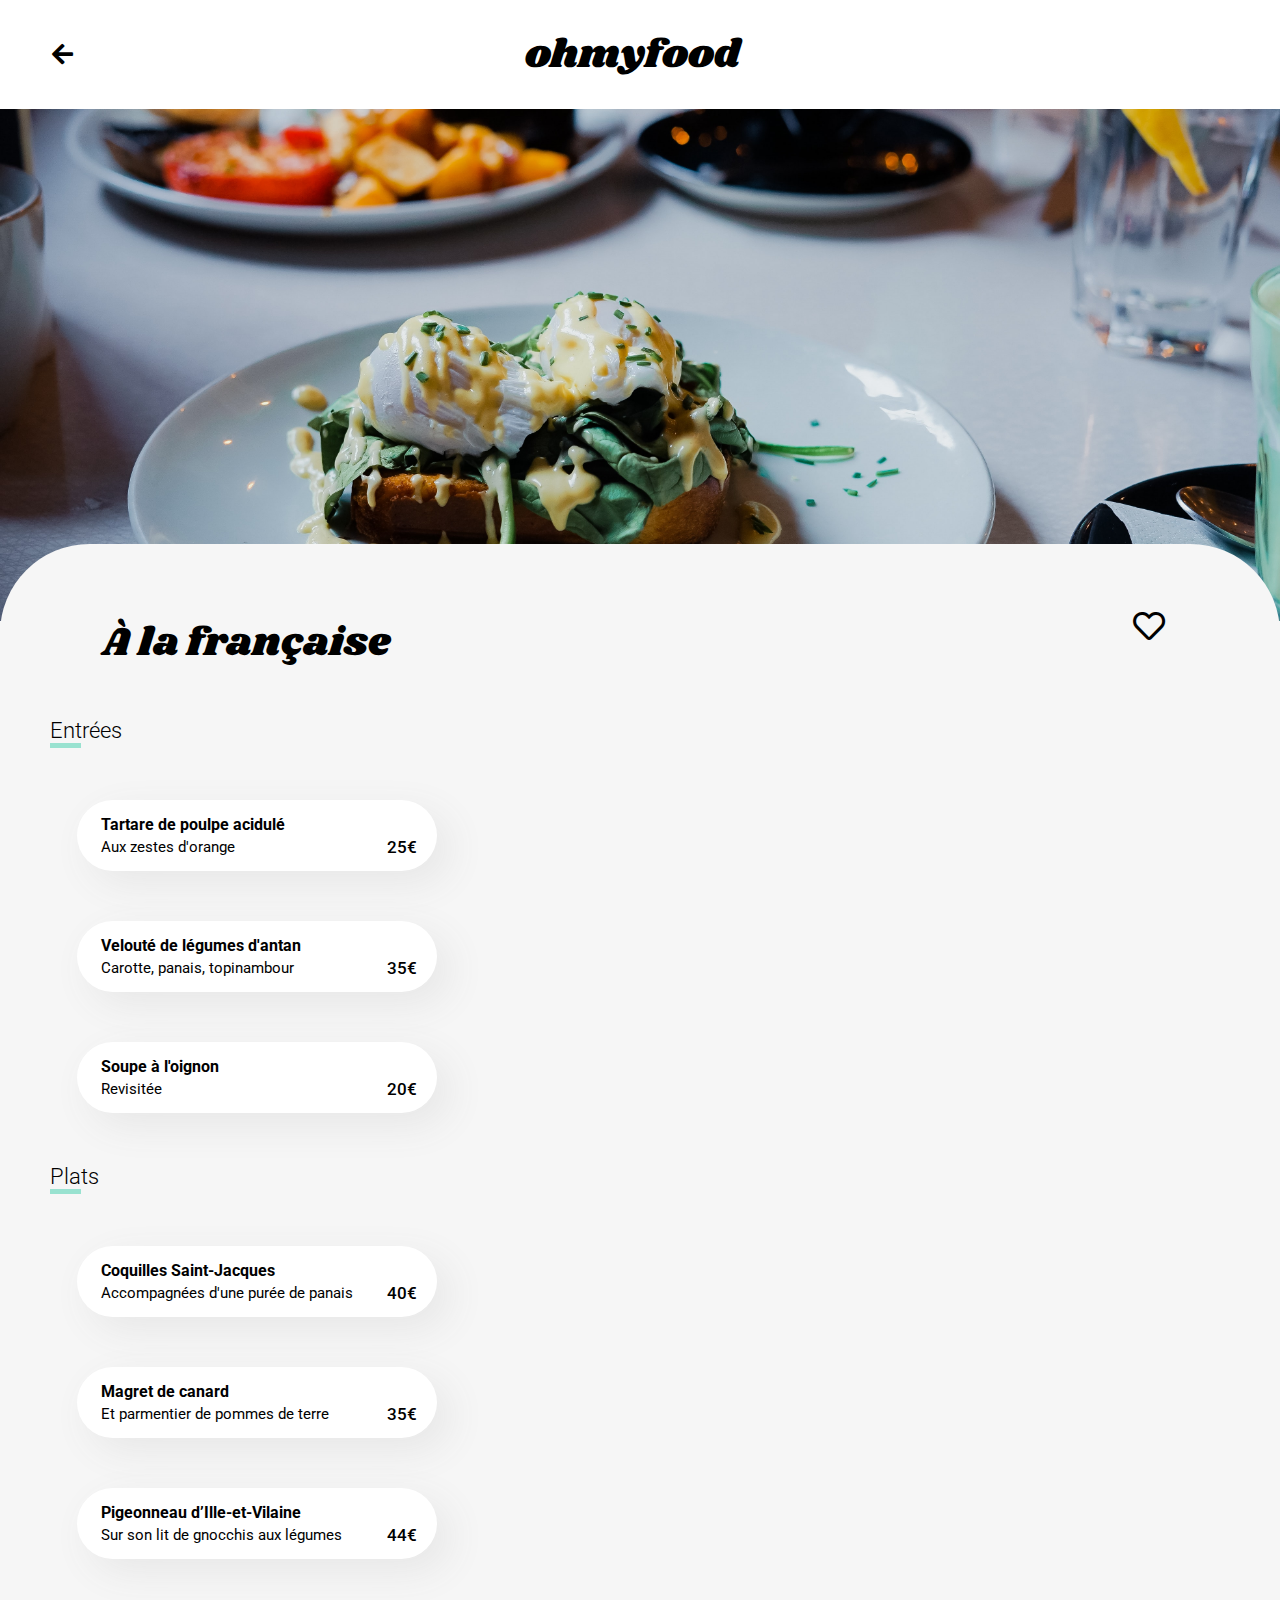
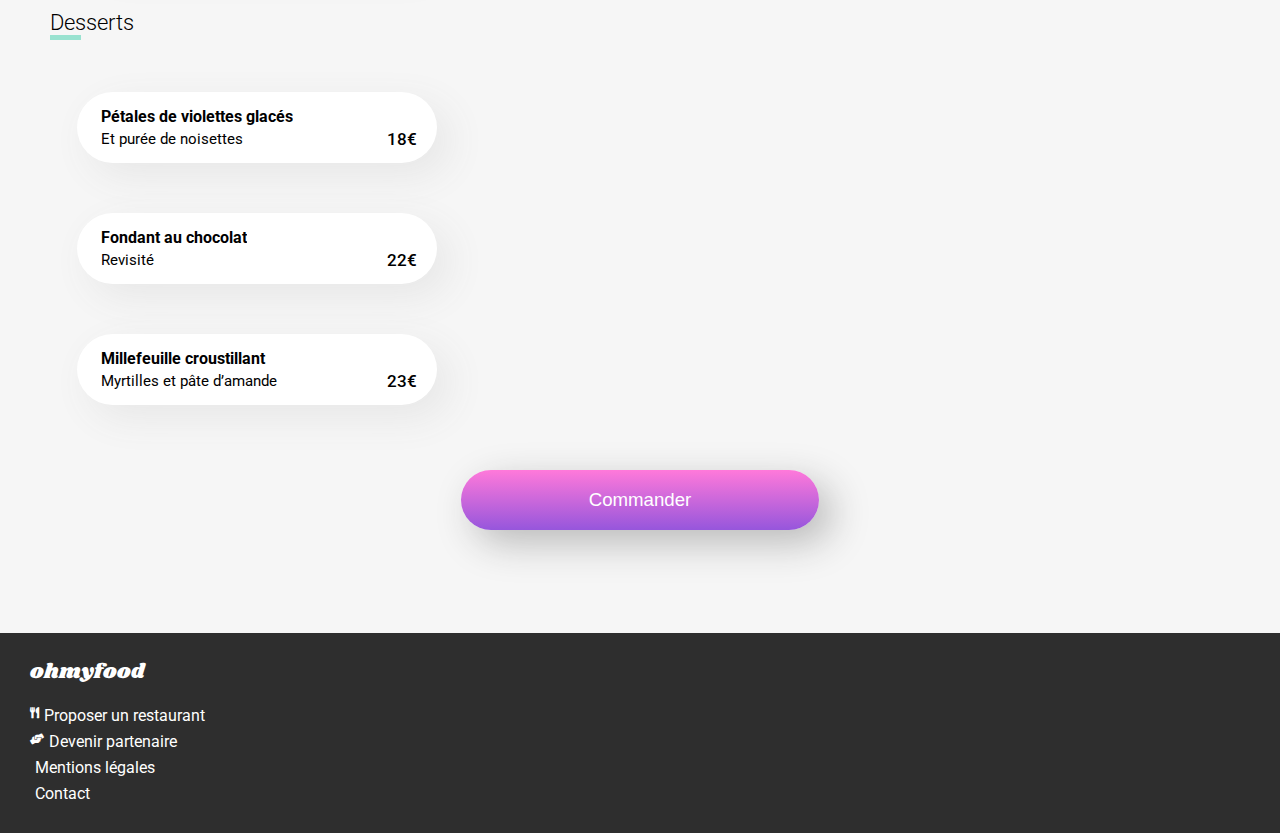
<file: html/a_la_francaise.html>
<!DOCTYPE html>
<html lang="fr">
<head>
    <meta charset="utf-8" />
    <meta name="viewport" content="width=device-width,initial-scale=1">
    <title>Ohmyfood</title> 
    <link rel="stylesheet" href="../style.css"/>
    <link rel="stylesheet" href="https://cdnjs.cloudflare.com/ajax/libs/font-awesome/5.13.1/css/all.min.css"/>
    <link href="https://fonts.googleapis.com/css2?family=Shrikhand&display=swap" rel="stylesheet">
    <link href="https://fonts.googleapis.com/css2?family=Roboto:wght@100;300;400;500;700&display=swap" rel="stylesheet">
</head>
<body>
    <header>
        <div class="arrow-bloc">
            <div class="white-bloc">white</div>
            <div class="logo-arrow">
                <a href="../index.html"><i class="fas fa-arrow-left"></i></a>
            </div>
        </div>
        <div class="website-presentation">
            <h1>ohmyfood</h1>
        </div>
    </header>
    <div id="container">
        <main> 
            <div class="photo-page-restaurant">
                <img src="../images/a-la-francaise.jpg" alt="photo À la française">
            </div>
            <div class="restaurant-menu">
                <div class="menu-title">
                    <div class="menu-title-text">
                        <h1>À la française</h1> 
                    </div>
                    <div class="heart-logo-box">
                        <div class="heart-logo heart-restaurant">
                            <i class="far fa-heart restaurant-logo"></i>
                        </div>
                        <div class="heart-logo heart-restaurant-full">
                            <i id="restaurant-logo-full" class="far fa-heart"></i>
                        </div>
                    </div>
                </div>
                <div class="appetizer">
                    <div class="course-title">
                        <h2>Entrées</h2> 
                    </div>
                    <div class="course-cards-bloc">
                        <div class="course-card">
                            <div class="course-informations-box">
                                <div class="course-text">
                                    <div class="course-name">
                                        <h3>Tartare de poulpe acidulé</h3>
                                    </div>
                                    <div class="course-informations">
                                        <p>Aux zestes d'orange</p>
                                    </div>
                                </div>
                                <div class="course-price">
                                    <p>25€</p>
                                </div>
                            </div>
                            <div class="selection-space">
                                <div class="circle-check">
                                    <i class="fas fa-check"></i>
                                </div>
                            </div>
                        </div>
                        <div class="course-card">
                            <div class="course-informations-box">
                                <div class="course-text">
                                    <div class="course-name">
                                        <h3>Velouté de légumes d'antan</h3>
                                    </div>
                                    <div class="course-informations">
                                        <p>Carotte, panais, topinambour</p>
                                    </div>
                                </div>
                                <div class="course-price">
                                    <p>35€</p>
                                </div>
                            </div>
                            <div class="selection-space">
                                <div class="circle-check">
                                    <i class="fas fa-check"></i>
                                </div>
                            </div>
                        </div>
                        <div class="course-card">
                            <div class="course-informations-box">
                                <div class="course-text">
                                    <div class="course-name">
                                        <h3>Soupe à l'oignon</h3>
                                    </div>
                                    <div class="course-informations">
                                        <p>Revisitée</p>
                                    </div>
                                </div>
                                <div class="course-price">
                                    <p>20€</p>
                                </div>
                            </div>
                            <div class="selection-space">
                                <div class="circle-check">
                                    <i class="fas fa-check"></i>
                                </div>
                            </div>
                        </div>
                    </div>
                </div>
                <div class="main-course">
                    <div class="course-title">
                        <h2>Plats</h2> 
                    </div>
                    <div class="course-cards-bloc">
                        <div class="course-card">
                            <div class="course-informations-box">
                                <div class="course-text">
                                    <div class="course-name">
                                        <h3>Coquilles Saint-Jacques</h3>
                                    </div>
                                    <div class="course-informations">
                                        <p>Accompagnées d'une purée de panais</p>
                                    </div>
                                </div>
                                <div class="course-price">
                                    <p>40€</p>
                                </div>
                            </div>
                            <div class="selection-space">
                                <div class="circle-check">
                                    <i class="fas fa-check"></i>
                                </div>
                            </div>
                        </div>
                        <div class="course-card">
                            <div class="course-informations-box">
                                <div class="course-text">
                                    <div class="course-name">
                                        <h3>Magret de canard</h3>
                                    </div>
                                    <div class="course-informations">
                                        <p>Et parmentier de pommes de terre</p>
                                    </div>
                                </div>
                                <div class="course-price">
                                    <p>35€</p>
                                </div>
                            </div>
                            <div class="selection-space">
                                <div class="circle-check">
                                    <i class="fas fa-check"></i>
                                </div>
                            </div>
                        </div>
                        <div class="course-card">
                            <div class="course-informations-box">
                                <div class="course-text">
                                    <div class="course-name">
                                        <h3>Pigeonneau d’Ille-et-Vilaine</h3>
                                    </div>
                                    <div class="course-informations">
                                        <p>Sur son lit de gnocchis aux légumes</p>
                                    </div>
                                </div>
                                <div class="course-price">
                                    <p>44€</p>
                                </div>
                            </div>
                            <div class="selection-space">
                                <div class="circle-check">
                                    <i class="fas fa-check"></i>
                                </div>
                            </div>
                        </div>
                    </div>
                </div>
                <div class="main-course">
                    <div class="course-title">
                        <h2>Desserts</h2> 
                    </div>
                    <div class="course-cards-bloc">
                        <div class="course-card">
                            <div class="course-informations-box">
                                <div class="course-text">
                                    <div class="course-name">
                                        <h3>Pétales de violettes glacés</h3>
                                    </div>
                                    <div class="course-informations">
                                        <p>Et purée de noisettes</p>
                                    </div>
                                </div>
                                <div class="course-price">
                                    <p>18€</p>
                                </div>
                            </div>
                            <div class="selection-space">
                                <div class="circle-check">
                                    <i class="fas fa-check"></i>
                                </div>
                            </div>
                        </div>
                        <div class="course-card">
                            <div class="course-informations-box">
                                <div class="course-text">
                                    <div class="course-name">
                                        <h3>Fondant au chocolat</h3>
                                    </div>
                                    <div class="course-informations">
                                        <p>Revisité</p>
                                    </div>
                                </div>
                                <div class="course-price">
                                    <p>22€</p>
                                </div>
                            </div>
                            <div class="selection-space">
                                <div class="circle-check">
                                    <i class="fas fa-check"></i>
                                </div>
                            </div>
                        </div>
                        <div class="course-card">
                            <div class="course-informations-box">
                                <div class="course-text">
                                    <div class="course-name">
                                        <h3>Millefeuille croustillant</h3>
                                    </div>
                                    <div class="course-informations">
                                        <p>Myrtilles et pâte d’amande</p>
                                    </div>
                                </div>
                                <div class="course-price">
                                    <p>23€</p>
                                </div>
                            </div>
                            <div class="selection-space">
                                <div class="circle-check">
                                    <i class="fas fa-check"></i>
                                </div>
                            </div>
                        </div>
                    </div>
                </div>
                <div class="order-button">
                    <form class="order-link">
                        <button type="submit"><span class="text-button">Commander</span></button>
                    </form>
                </div>
            </div>
        </main>
    </div>
    <footer>
        <div class="footer-title">
            <p>ohmyfood</p>
        </div>
        <div class="topics-footer">
            <div class="topic-footer-1">
                <div class="footer-logo">
                    <i class="fas fa-utensils"></i>
                </div>
                <div class="text-footer-1">
                    <p>Proposer un restaurant</p>
                </div>
            </div>
            <div class="topic-footer-1">
                <div class="footer-logo">
                    <i class="fas fa-hands-helping"></i>
                </div>
                <div class="text-footer-1">
                    <p>Devenir partenaire</p>
                </div>
            </div>
            <div class="topic-footer">
                <div class="text-footer">
                    <p>Mentions légales</p>
                </div>
            </div>
            <div class="topic-footer">
                <div class="text-footer">
                    <p><a href="mailto:test@test.fr">Contact</a></p>
                </div>
            </div>
        </div>
    </footer>    
</body>
</html>
</file>
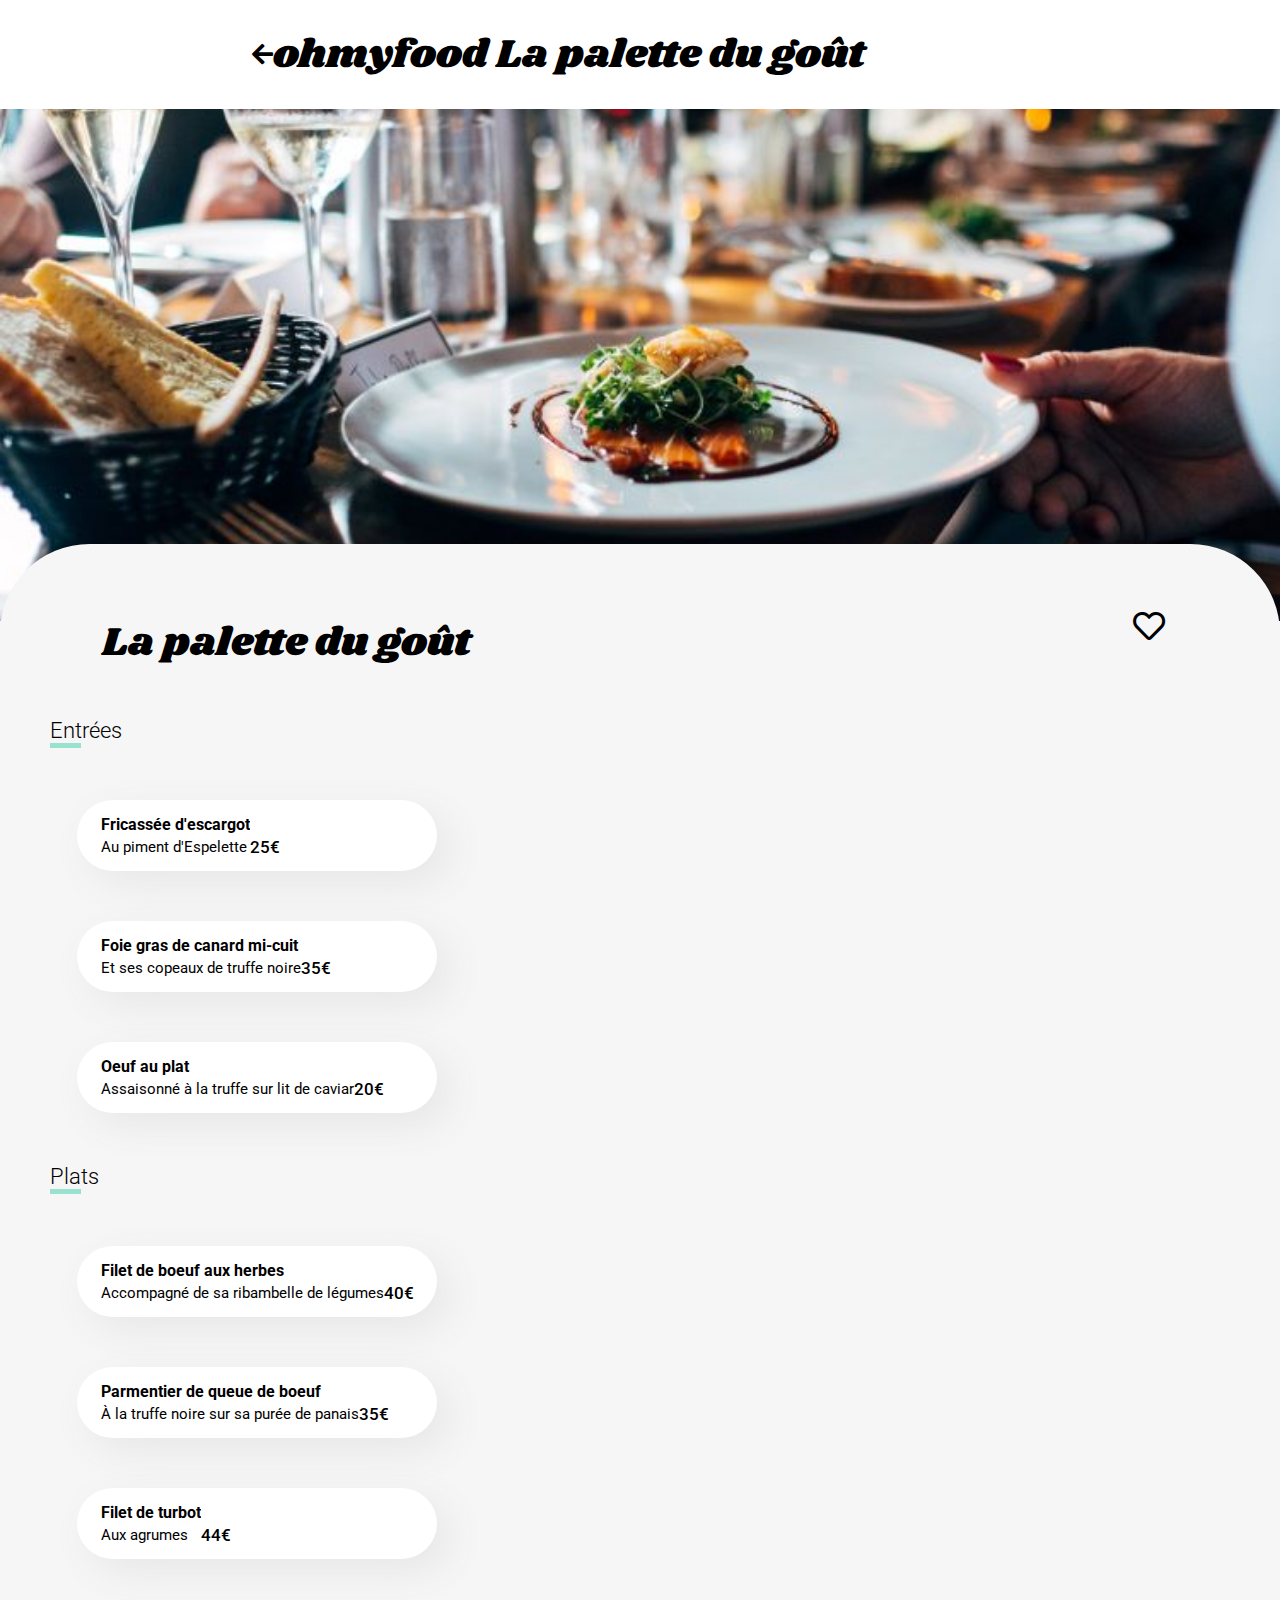
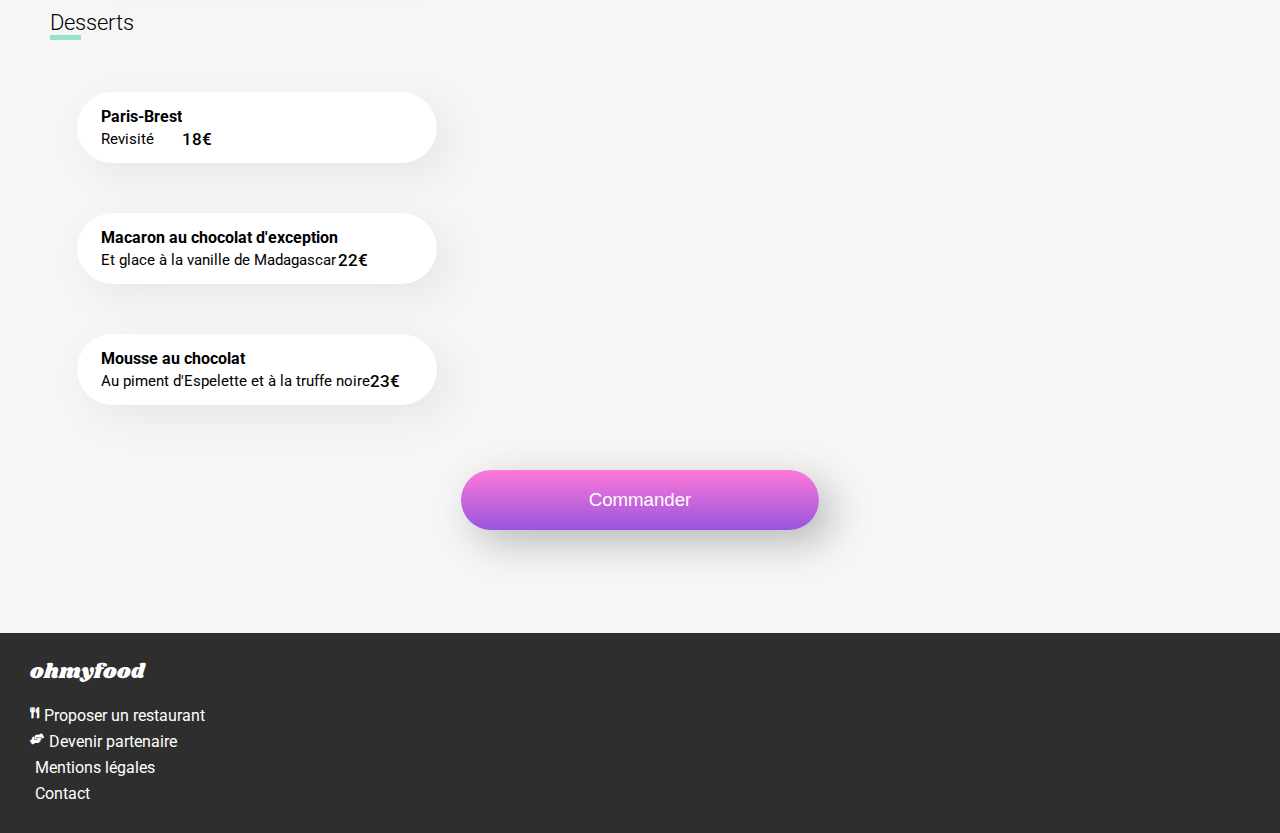
<file: html/la-palette-du-gout.html>
<!DOCTYPE html>
<html lang="fr">
<head>
    <meta charset="utf-8" />
    <meta name="viewport" content="width=device-width,initial-scale=1">
    <title>Ohmyfood</title> 
    <link rel="stylesheet" href="../style.css"/>
    <link rel="stylesheet" href="https://cdnjs.cloudflare.com/ajax/libs/font-awesome/5.13.1/css/all.min.css"/>
    <link href="https://fonts.googleapis.com/css2?family=Shrikhand&display=swap" rel="stylesheet">
    <link href="https://fonts.googleapis.com/css2?family=Roboto:wght@100;300;400;500;700&display=swap" rel="stylesheet">
</head>
<body>
    <header>
        <div class="logo-arrow">
            <a href="../index.html"><i class="fas fa-arrow-left"></i></a>
        </div>
        <div class="website-presentation">
            <h1>ohmyfood La palette du goût</h1>
        </div>
    </header>
    <div id="container">
        <main> 
            <div class="photo-page-restaurant">
                <img src="../images/la-palette-du-gout.jpg" alt="photo À la française">
            </div>
            <div class="restaurant-menu">
                <div class="menu-title">
                    <h1>La palette du goût</h1> 
                    <div class="heart-logo heart-restaurant">
                        <i class="far fa-heart restaurant-logo"></i>
                    </div>
                </div>
                <div class="appetizer">
                    <div class="course-title">
                        <h2>Entrées</h2> 
                    </div>
                    <div class="course-cards-bloc">
                        <div class="course-card">
                            <div class="course-text">
                                <div class="course-name">
                                    <h3>Fricassée d'escargot</h3>
                                </div>
                                <div class="course-informations">
                                    <p>Au piment d'Espelette</p>
                                </div>
                            </div>
                            <div class="course-price">
                                <p>25€</p>
                            </div>
                        </div>
                        <div class="course-card">
                            <div class="course-text">
                                <div class="course-name">
                                    <h3>Foie gras de canard mi-cuit</h3>
                                </div>
                                <div class="course-informations">
                                    <p>Et ses copeaux de truffe noire</p>
                                </div>
                            </div>
                            <div class="course-price">
                                <p>35€</p>
                            </div>
                        </div>
                        <div class="course-card">
                            <div class="course-text">
                                <div class="course-name">
                                    <h3>Oeuf au plat</h3>
                                </div>
                                <div class="course-informations">
                                    <p>Assaisonné à la truffe sur lit de caviar</p>
                                </div>
                            </div>
                            <div class="course-price">
                                <p>20€</p>
                            </div>
                        </div>
                    </div>
                </div>
                <div class="main-course">
                    <div class="course-title">
                        <h2>Plats</h2> 
                    </div>
                    <div class="course-cards-bloc">
                        <div class="course-card">
                            <div class="course-text">
                                <div class="course-name">
                                    <h3>Filet de boeuf aux herbes</h3>
                                </div>
                                <div class="course-informations">
                                    <p>Accompagné de sa ribambelle de légumes</p>
                                </div>
                            </div>
                            <div class="course-price">
                                <p>40€</p>
                            </div>
                        </div>
                        <div class="course-card">
                            <div class="course-text">
                                <div class="course-name">
                                    <h3>Parmentier de queue de boeuf</h3>
                                </div>
                                <div class="course-informations">
                                    <p>À la truffe noire sur sa purée de panais</p>
                                </div>
                            </div>
                            <div class="course-price">
                                <p>35€</p>
                            </div>
                        </div>
                        <div class="course-card">
                            <div class="course-text">
                                <div class="course-name">
                                    <h3>Filet de turbot</h3>
                                </div>
                                <div class="course-informations">
                                    <p>Aux agrumes</p>
                                </div>
                            </div>
                            <div class="course-price">
                                <p>44€</p>
                            </div>
                        </div>
                    </div>
                </div>
                <div class="main-course">
                    <div class="course-title">
                        <h2>Desserts</h2> 
                    </div>
                    <div class="course-cards-bloc">
                        <div class="course-card">
                            <div class="course-text">
                                <div class="course-name">
                                    <h3>Paris-Brest</h3>
                                </div>
                                <div class="course-informations">
                                    <p>Revisité</p>
                                </div>
                            </div>
                            <div class="course-price">
                                <p>18€</p>
                            </div>
                        </div>
                        <div class="course-card">
                            <div class="course-text">
                                <div class="course-name">
                                    <h3>Macaron au chocolat d'exception</h3>
                                </div>
                                <div class="course-informations">
                                    <p>Et glace à la vanille de Madagascar</p>
                                </div>
                            </div>
                            <div class="course-price">
                                <p>22€</p>
                            </div>
                        </div>
                        <div class="course-card">
                            <div class="course-text">
                                <div class="course-name">
                                    <h3>Mousse au chocolat</h3>
                                </div>
                                <div class="course-informations">
                                    <p>Au piment d'Espelette et à la truffe noire</p>
                                </div>
                            </div>
                            <div class="course-price">
                                <p>23€</p>
                            </div>
                        </div>
                    </div>
                </div>
                <div class="order-button">
                    <form class="order-link">
                        <button type="submit"><span class="text-button">Commander</span></i></button>
                    </form>
                </div>
            </div>
        </main>
    </div id="container">
    <footer>
        <div class="footer-title">
            <p>ohmyfood</p>
        </div>
        <div class="topics-footer">
            <div class="topic-footer-1">
                <div class="footer-logo">
                    <i class="fas fa-utensils"></i>
                </div>
                <div class="text-footer-1">
                    <p>Proposer un restaurant</p>
                </div>
            </div>
            <div class="topic-footer-1">
                <div class="footer-logo">
                    <i class="fas fa-hands-helping"></i>
                </div>
                <div class="text-footer-1">
                    <p>Devenir partenaire</p>
                </div>
            </div>
            <div class="topic-footer">
                <div class="text-footer">
                    <p>Mentions légales</p>
                </div>
            </div>
            <div class="topic-footer">
                <div class="text-footer">
                    <p><a href="mailto:test@test.fr">Contact</a></p>
                </div>
            </div>
        </div>
    </footer>    
</body>
</html>
</file>
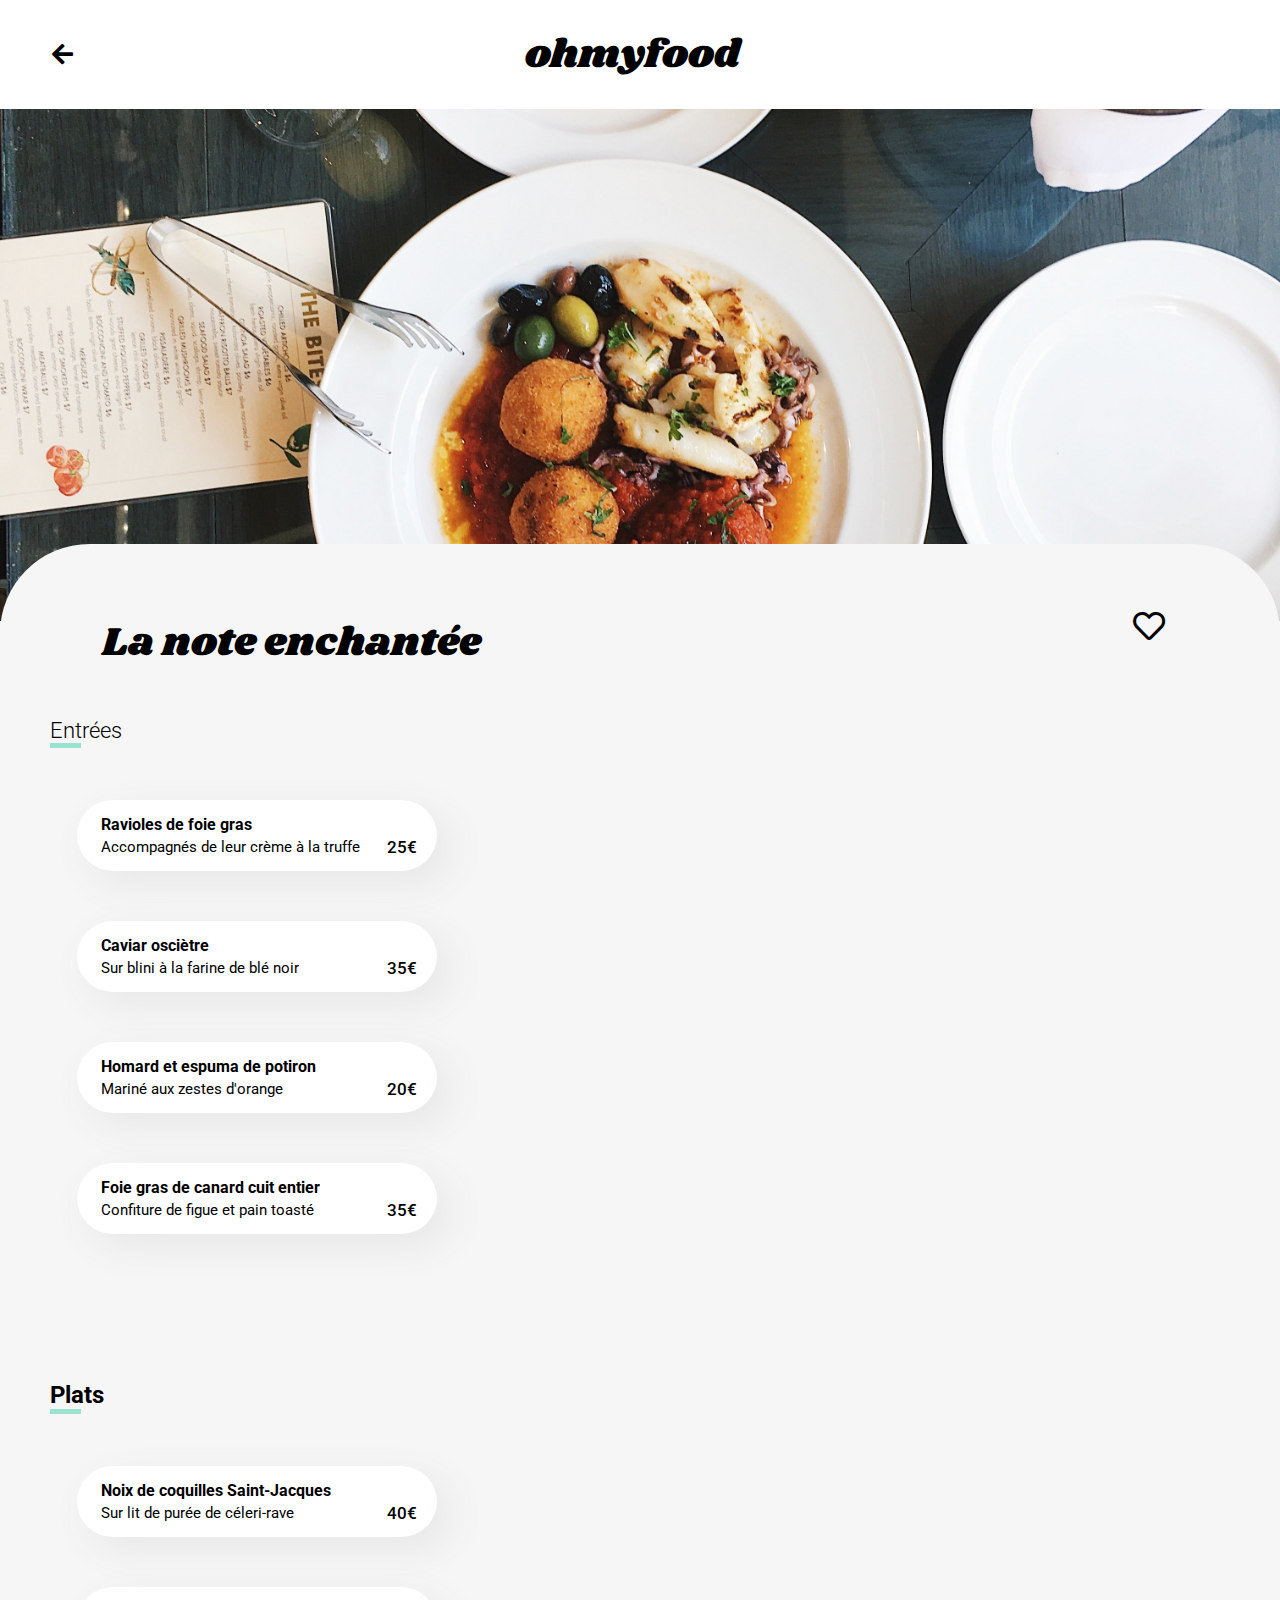
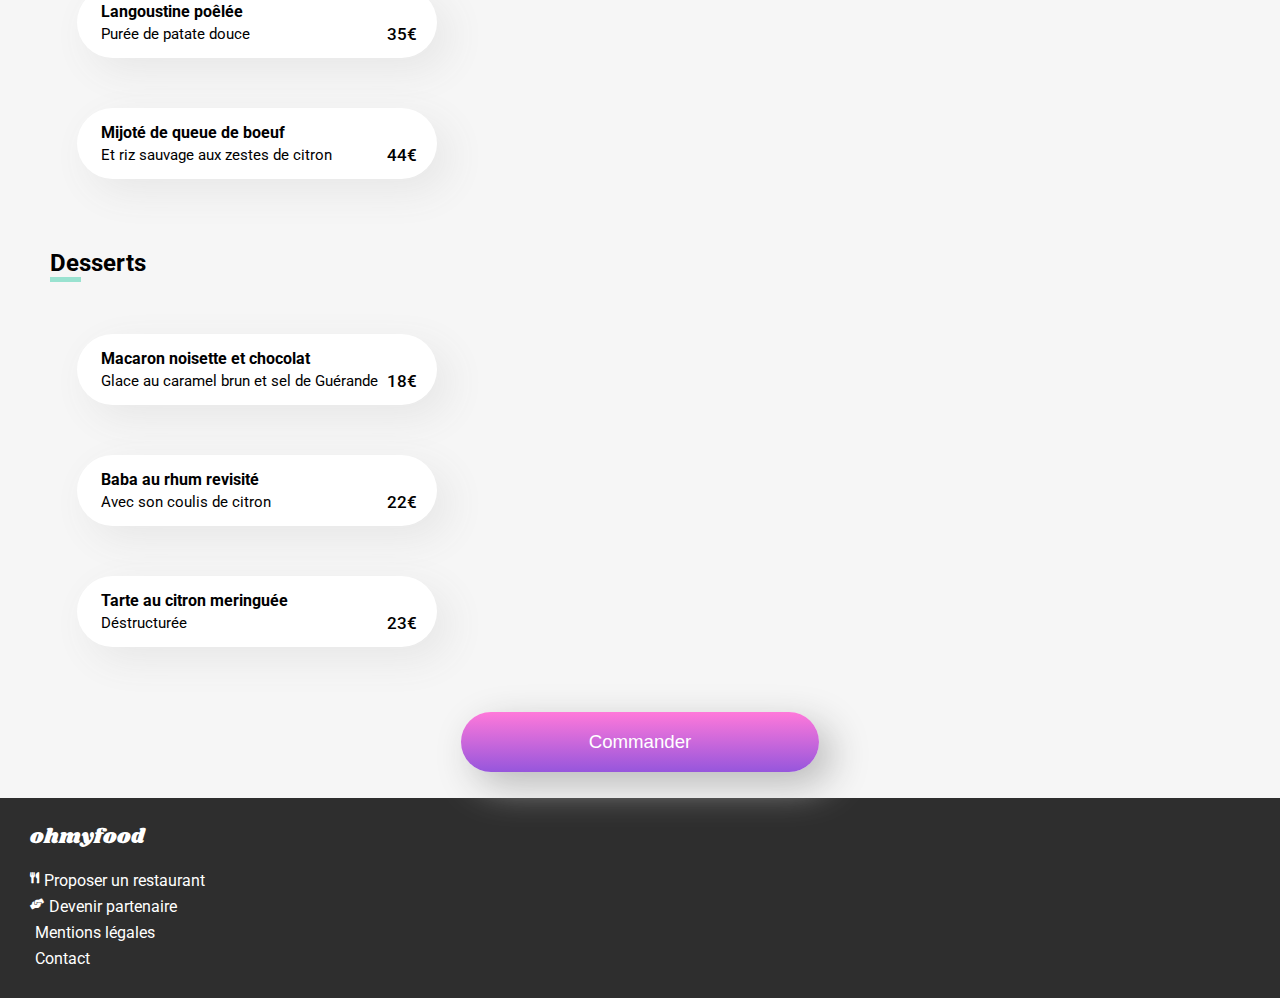
<file: html/la_note_enchantee.html>
<!DOCTYPE html>
<html lang="fr">
<head>
    <meta charset="utf-8" />
    <meta name="viewport" content="width=device-width,initial-scale=1">
    <title>Ohmyfood</title> 
    <link rel="stylesheet" href="../style.css"/>
    <link rel="stylesheet" href="https://cdnjs.cloudflare.com/ajax/libs/font-awesome/5.13.1/css/all.min.css"/>
    <link href="https://fonts.googleapis.com/css2?family=Shrikhand&display=swap" rel="stylesheet">
    <link href="https://fonts.googleapis.com/css2?family=Roboto:wght@100;300;400;500;700&display=swap" rel="stylesheet">
</head>
<body>
    <header>
        <div class="arrow-bloc">
            <div class="white-bloc">white</div>
            <div class="logo-arrow">
                <a href="../index.html"><i class="fas fa-arrow-left"></i></a>
            </div>
        </div>
        <div class="website-presentation">
            <h1>ohmyfood</h1>
        </div>
    </header>
    <div id="container">
        <main> 
            <div class="photo-page-restaurant">
                <img src="../images/la-note-enchantee.jpg" alt="photo À la française">
            </div>
            <div class="restaurant-menu">
                <div class="menu-title">
                    <div class="menu-title-text">
                        <h1>La note enchantée</h1> 
                    </div>
                    <div class="heart-logo-box">
                        <div class="heart-logo heart-restaurant">
                            <i class="far fa-heart restaurant-logo"></i>
                        </div>
                        <div class="heart-logo heart-restaurant-full">
                            <i id="restaurant-logo-full" class="far fa-heart"></i>
                        </div>
                    </div>
                </div>
                <div class="appetizer">
                    <div class="course-title">
                        <h2>Entrées</h2> 
                    </div>
                    <div class="course-cards-bloc">
                        <div class="course-card">
                            <div class="course-informations-box">
                                <div class="course-text">
                                    <div class="course-name">
                                        <h3>Ravioles de foie gras</h3>
                                    </div>
                                    <div class="course-informations">
                                        <p>Accompagnés de leur crème à la truffe</p>
                                    </div>
                                </div>
                                <div class="course-price">
                                    <p>25€</p>
                                </div>
                            </div>
                            <div class="selection-space">
                                <div class="circle-check">
                                    <i class="fas fa-check"></i>
                                </div>
                            </div>
                        </div>
                        <div class="course-card">
                            <div class="course-informations-box">
                                <div class="course-text">
                                    <div class="course-name">
                                        <h3>Caviar osciètre</h3>
                                    </div>
                                    <div class="course-informations">
                                        <p>Sur blini à la farine de blé noir</p>
                                    </div>
                                </div>
                                <div class="course-price">
                                    <p>35€</p>
                                </div>
                            </div>
                            <div class="selection-space">
                                <div class="circle-check">
                                    <i class="fas fa-check"></i>
                                </div>
                            </div>
                        </div>
                        <div class="course-card">
                            <div class="course-informations-box">
                                <div class="course-text">
                                    <div class="course-name">
                                        <h3>Homard et espuma de potiron</h3>
                                    </div>
                                    <div class="course-informations">
                                        <p>Mariné aux zestes d'orange</p>
                                    </div>
                                </div>
                                <div class="course-price">
                                    <p>20€</p>
                                </div>
                            </div>
                            <div class="selection-space">
                                <div class="circle-check">
                                    <i class="fas fa-check"></i>
                                </div>
                                </div>
                            </div>
                            <div class="course-card">
                                <div class="course-informations-box">
                                    <div class="course-text">
                                        <div class="course-name">
                                            <h3>Foie gras de canard cuit entier</h3>
                                        </div>
                                        <div class="course-informations">
                                            <p>Confiture de figue et pain toasté</p>
                                        </div>
                                    </div>
                                    <div class="course-price">
                                        <p>35€</p>
                                    </div>
                                </div>
                                <div class="selection-space">
                                    <div class="circle-check">
                                        <i class="fas fa-check"></i>
                                    </div>
                                </div>
                            </div>
                        </div>
                    </div>
                </div>
                <div class="main-course">
                    <div class="course-title">
                        <h2>Plats</h2> 
                    </div>
                    <div class="course-cards-bloc">
                        <div class="course-card">
                            <div class="course-informations-box">
                                <div class="course-text">
                                    <div class="course-name">
                                        <h3>Noix de coquilles Saint-Jacques</h3>
                                    </div>
                                    <div class="course-informations">
                                        <p>Sur lit de purée de céleri-rave</p>
                                    </div>
                                </div>
                                <div class="course-price">
                                    <p>40€</p>
                                </div>
                            </div>
                            <div class="selection-space">
                                <div class="circle-check">
                                    <i class="fas fa-check"></i>
                                </div>
                            </div>
                        </div>
                        <div class="course-card">
                            <div class="course-informations-box">
                                <div class="course-text">
                                    <div class="course-name">
                                        <h3>Langoustine poêlée
                                            </h3>
                                    </div>
                                    <div class="course-informations">
                                        <p>Purée de patate douce</p>
                                    </div>
                                </div>
                                <div class="course-price">
                                    <p>35€</p>
                                </div>
                            </div>
                            <div class="selection-space">
                                <div class="circle-check">
                                    <i class="fas fa-check"></i>
                                </div>
                            </div>
                        </div>
                        <div class="course-card">
                            <div class="course-informations-box">
                                <div class="course-text">
                                    <div class="course-name">
                                        <h3>Mijoté de queue de boeuf</h3>
                                    </div>
                                    <div class="course-informations">
                                        <p>Et riz sauvage aux zestes de citron</p>
                                    </div>
                                </div>
                                <div class="course-price">
                                    <p>44€</p>
                                </div>
                            </div>
                            <div class="selection-space">
                                <div class="circle-check">
                                    <i class="fas fa-check"></i>
                                </div>
                            </div>
                        </div>
                    </div>
                </div>
                <div class="main-course">
                    <div class="course-title">
                        <h2>Desserts</h2> 
                    </div>
                    <div class="course-cards-bloc">
                        <div class="course-card">
                            <div class="course-informations-box">
                                <div class="course-text">
                                    <div class="course-name">
                                        <h3>Macaron noisette et chocolat</h3>
                                    </div>
                                    <div class="course-informations">
                                        <p>Glace au caramel brun et sel de Guérande</p>
                                    </div>
                                </div>
                                <div class="course-price">
                                    <p>18€</p>
                                </div>
                            </div>
                            <div class="selection-space">
                                <div class="circle-check">
                                    <i class="fas fa-check"></i>
                                </div>
                            </div>
                        </div>
                        <div class="course-card">
                            <div class="course-informations-box">
                                <div class="course-text">
                                    <div class="course-name">
                                        <h3>Baba au rhum revisité</h3>
                                    </div>
                                    <div class="course-informations">
                                        <p>Avec son coulis de citron</p>
                                    </div>
                                </div>
                                <div class="course-price">
                                    <p>22€</p>
                                </div>
                            </div>
                            <div class="selection-space">
                                <div class="circle-check">
                                    <i class="fas fa-check"></i>
                                </div>
                            </div>
                        </div>
                        <div class="course-card">
                            <div class="course-informations-box">
                                <div class="course-text">
                                    <div class="course-name">
                                        <h3>Tarte au citron meringuée</h3>
                                    </div>
                                    <div class="course-informations">
                                        <p>Déstructurée</p>
                                    </div>
                                </div>
                                <div class="course-price">
                                    <p>23€</p>
                                </div>
                            </div>
                            <div class="selection-space">
                                <div class="circle-check">
                                    <i class="fas fa-check"></i>
                                </div>
                            </div>
                        </div>
                    </div>
                </div>
                <div class="order-button">
                    <form class="order-link">
                        <button type="submit"><span class="text-button">Commander</span></button>
                    </form>
                </div>
            </div>
        </main>
    </div>
    <footer>
    <div class="footer-title">
        <p>ohmyfood</p>
    </div>
    <div class="topics-footer">
        <div class="topic-footer-1">
            <div class="footer-logo">
                <i class="fas fa-utensils"></i>
            </div>
            <div class="text-footer-1">
                <p>Proposer un restaurant</p>
            </div>
        </div>
        <div class="topic-footer-1">
            <div class="footer-logo">
                <i class="fas fa-hands-helping"></i>
            </div>
            <div class="text-footer-1">
                <p>Devenir partenaire</p>
            </div>
        </div>
        <div class="topic-footer">
            <div class="text-footer">
                <p>Mentions légales</p>
            </div>
        </div>
        <div class="topic-footer">
            <div class="text-footer">
                <p><a href="mailto:test@test.fr">Contact</a></p>
            </div>
        </div>
    </div>
    </footer>   
</body> 
</html>
</file>
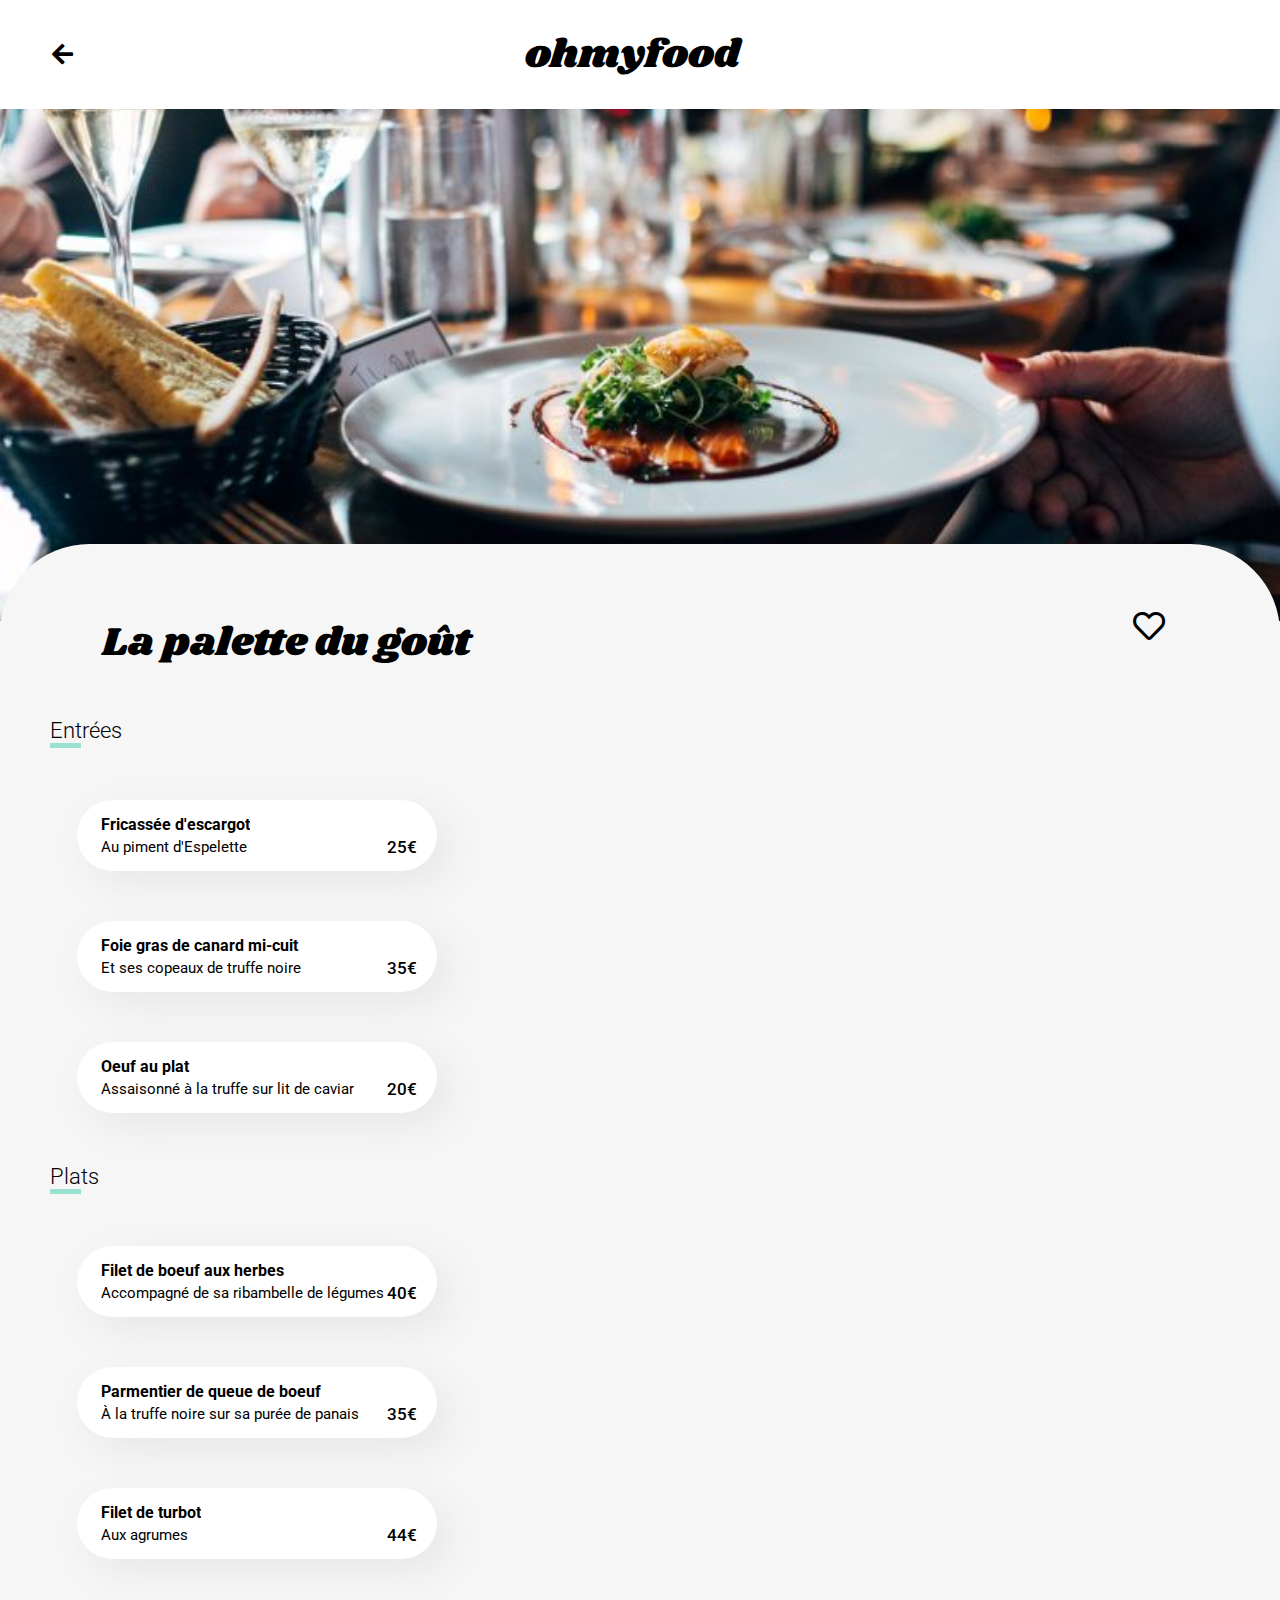
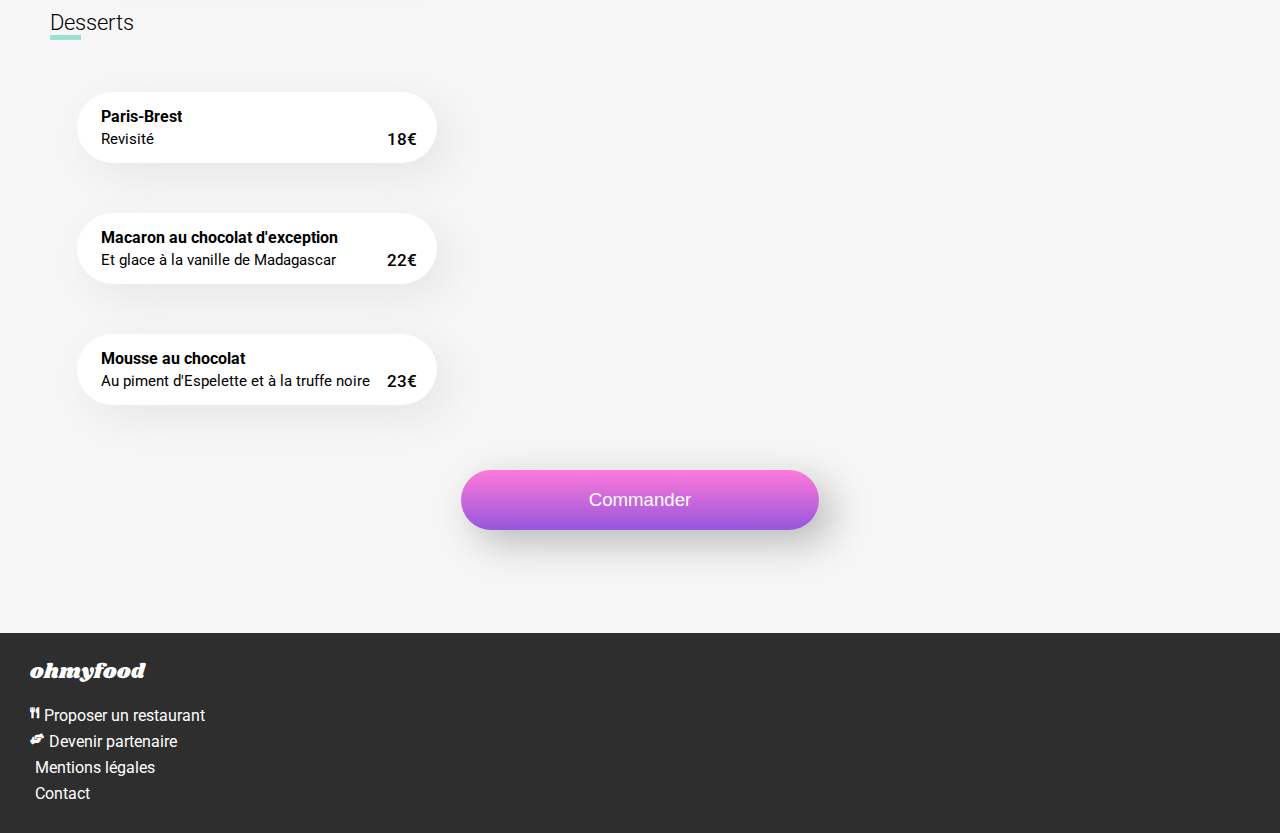
<file: html/la_palette_du_gout.html>
<!DOCTYPE html>
<html lang="fr">
<head>
    <meta charset="utf-8" />
    <meta name="viewport" content="width=device-width,initial-scale=1">
    <title>Ohmyfood</title> 
    <link rel="stylesheet" href="../style.css"/>
    <link rel="stylesheet" href="https://cdnjs.cloudflare.com/ajax/libs/font-awesome/5.13.1/css/all.min.css"/>
    <link href="https://fonts.googleapis.com/css2?family=Shrikhand&display=swap" rel="stylesheet">
    <link href="https://fonts.googleapis.com/css2?family=Roboto:wght@100;300;400;500;700&display=swap" rel="stylesheet">
</head>
<body>
    <header>
        <div class="arrow-bloc">
            <div class="white-bloc">white</div>
            <div class="logo-arrow">
                <a href="../index.html"><i class="fas fa-arrow-left"></i></a>
            </div>
        </div>
        <div class="website-presentation">
            <h1>ohmyfood</h1>
        </div>
    </header>
    <div id="container">
        <main> 
            <div class="photo-page-restaurant">
                <img src="../images/la-palette-du-gout.jpg" alt="photo À la française">
            </div>
            <div class="restaurant-menu">
                <div class="menu-title">
                    <div class="menu-title-text">
                        <h1>La palette du goût</h1> 
                    </div>
                    <div class="heart-logo-box">
                        <div class="heart-logo heart-restaurant">
                            <i class="far fa-heart restaurant-logo"></i>
                        </div>
                        <div class="heart-logo heart-restaurant-full">
                            <i id="restaurant-logo-full" class="far fa-heart"></i>
                        </div>
                    </div>
                </div>
                <div class="appetizer">
                    <div class="course-title">
                        <h2>Entrées</h2> 
                    </div>
                    <div class="course-cards-bloc">
                        <div class="course-card">
                            <div class="course-informations-box">
                                <div class="course-text">
                                    <div class="course-name">
                                        <h3>Fricassée d'escargot</h3>
                                    </div>
                                    <div class="course-informations">
                                        <p>Au piment d'Espelette</p>
                                    </div>
                                </div>
                                <div class="course-price">
                                    <p>25€</p>
                                </div>
                            </div>
                            <div class="selection-space">
                                <div class="circle-check">
                                    <i class="fas fa-check"></i>
                                </div>
                            </div>
                        </div>
                        <div class="course-card">
                            <div class="course-informations-box">
                                <div class="course-text">
                                    <div class="course-name">
                                        <h3>Foie gras de canard mi-cuit</h3>
                                    </div>
                                    <div class="course-informations">
                                        <p>Et ses copeaux de truffe noire</p>
                                    </div>
                                </div>
                                <div class="course-price">
                                    <p>35€</p>
                                </div>
                            </div>
                            <div class="selection-space">
                                <div class="circle-check">
                                    <i class="fas fa-check"></i>
                                </div>
                            </div>
                        </div>
                        <div class="course-card">
                            <div class="course-informations-box">
                                <div class="course-text">
                                    <div class="course-name">
                                        <h3>Oeuf au plat</h3>
                                    </div>
                                    <div class="course-informations">
                                        <p>Assaisonné à la truffe sur lit de caviar</p>
                                    </div>
                                </div>
                                <div class="course-price">
                                    <p>20€</p>
                                </div>
                            </div>
                            <div class="selection-space">
                                <div class="circle-check">
                                    <i class="fas fa-check"></i>
                                </div>
                            </div>
                        </div>
                    </div>
                </div>
                <div class="main-course">
                    <div class="course-title">
                        <h2>Plats</h2> 
                    </div>
                    <div class="course-cards-bloc">
                        <div class="course-card">
                            <div class="course-informations-box">
                                <div class="course-text">
                                    <div class="course-name">
                                        <h3>Filet de boeuf aux herbes</h3>
                                    </div>
                                    <div class="course-informations">
                                        <p>Accompagné de sa ribambelle de légumes</p>
                                    </div>
                                </div>
                                <div class="course-price">
                                    <p>40€</p>
                                </div>
                            </div>
                            <div class="selection-space">
                                <div class="circle-check">
                                    <i class="fas fa-check"></i>
                                </div>
                            </div>
                        </div>
                        <div class="course-card">
                            <div class="course-informations-box">
                                <div class="course-text">
                                    <div class="course-name">
                                        <h3>Parmentier de queue de boeuf</h3>
                                    </div>
                                    <div class="course-informations">
                                        <p>À la truffe noire sur sa purée de panais</p>
                                    </div>
                                </div>
                                <div class="course-price">
                                    <p>35€</p>
                                </div>
                            </div>
                            <div class="selection-space">
                                <div class="circle-check">
                                    <i class="fas fa-check"></i>
                                </div>
                            </div>
                        </div>
                        <div class="course-card">
                            <div class="course-informations-box">
                                <div class="course-text">
                                    <div class="course-name">
                                        <h3>Filet de turbot</h3>
                                    </div>
                                    <div class="course-informations">
                                        <p>Aux agrumes</p>
                                    </div>
                                </div>
                                <div class="course-price">
                                    <p>44€</p>
                                </div>
                            </div>
                            <div class="selection-space">
                                <div class="circle-check">
                                    <i class="fas fa-check"></i>
                                </div>
                            </div>
                        </div>
                    </div>
                </div>
                <div class="main-course">
                    <div class="course-title">
                        <h2>Desserts</h2> 
                    </div>
                    <div class="course-cards-bloc">
                        <div class="course-card">
                            <div class="course-informations-box">
                                <div class="course-text">
                                    <div class="course-name">
                                        <h3>Paris-Brest</h3>
                                    </div>
                                    <div class="course-informations">
                                        <p>Revisité</p>
                                    </div>
                                </div>
                                <div class="course-price">
                                    <p>18€</p>
                                </div>
                            </div>
                            <div class="selection-space">
                                <div class="circle-check">
                                    <i class="fas fa-check"></i>
                                </div>
                            </div>
                        </div>
                        <div class="course-card">
                            <div class="course-informations-box">
                                <div class="course-text">
                                    <div class="course-name">
                                        <h3>Macaron au chocolat d'exception</h3>
                                    </div>
                                    <div class="course-informations">
                                        <p>Et glace à la vanille de Madagascar</p>
                                    </div>
                                </div>
                                <div class="course-price">
                                    <p>22€</p>
                                </div>
                            </div>
                            <div class="selection-space">
                                <div class="circle-check">
                                    <i class="fas fa-check"></i>
                                </div>
                            </div>
                        </div>
                        <div class="course-card">
                            <div class="course-informations-box">
                                <div class="course-text">
                                    <div class="course-name">
                                        <h3>Mousse au chocolat</h3>
                                    </div>
                                    <div class="course-informations">
                                        <p>Au piment d'Espelette et à la truffe noire</p>
                                    </div>
                                </div>
                                <div class="course-price">
                                    <p>23€</p>
                                </div>
                            </div>
                            <div class="selection-space">
                                <div class="circle-check">
                                    <i class="fas fa-check"></i>
                                </div>
                            </div>
                        </div>
                    </div>
                </div>
                <div class="order-button">
                    <form class="order-link">
                        <button type="submit"><span class="text-button">Commander</span></button>
                    </form>
                </div>
            </div>
        </main>
    </div>
    <footer>
        <div class="footer-title">
            <p>ohmyfood</p>
        </div>
        <div class="topics-footer">
            <div class="topic-footer-1">
                <div class="footer-logo">
                    <i class="fas fa-utensils"></i>
                </div>
                <div class="text-footer-1">
                    <p>Proposer un restaurant</p>
                </div>
            </div>
            <div class="topic-footer-1">
                <div class="footer-logo">
                    <i class="fas fa-hands-helping"></i>
                </div>
                <div class="text-footer-1">
                    <p>Devenir partenaire</p>
                </div>
            </div>
            <div class="topic-footer">
                <div class="text-footer">
                    <p>Mentions légales</p>
                </div>
            </div>
            <div class="topic-footer">
                <div class="text-footer">
                    <p><a href="mailto:test@test.fr">Contact</a></p>
                </div>
            </div>
        </div>
    </footer>    
</body>
</html>
</file>
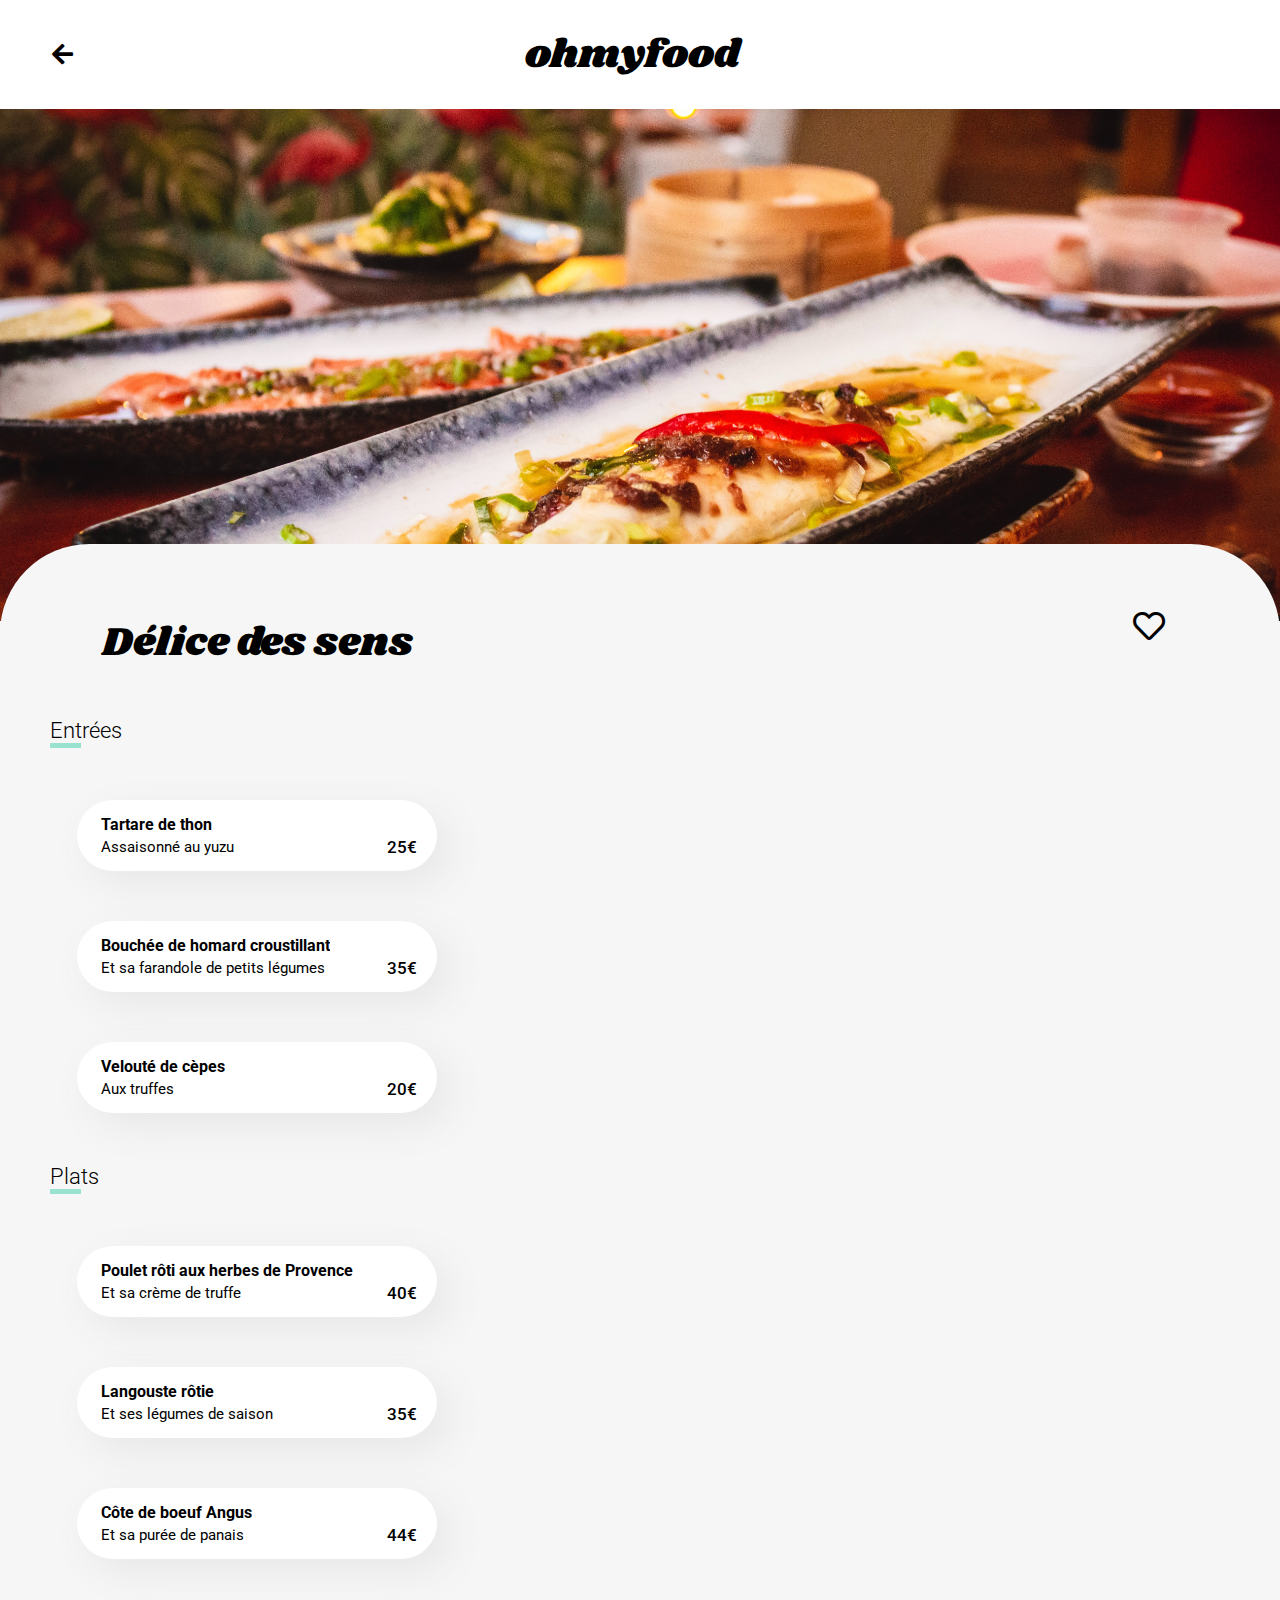
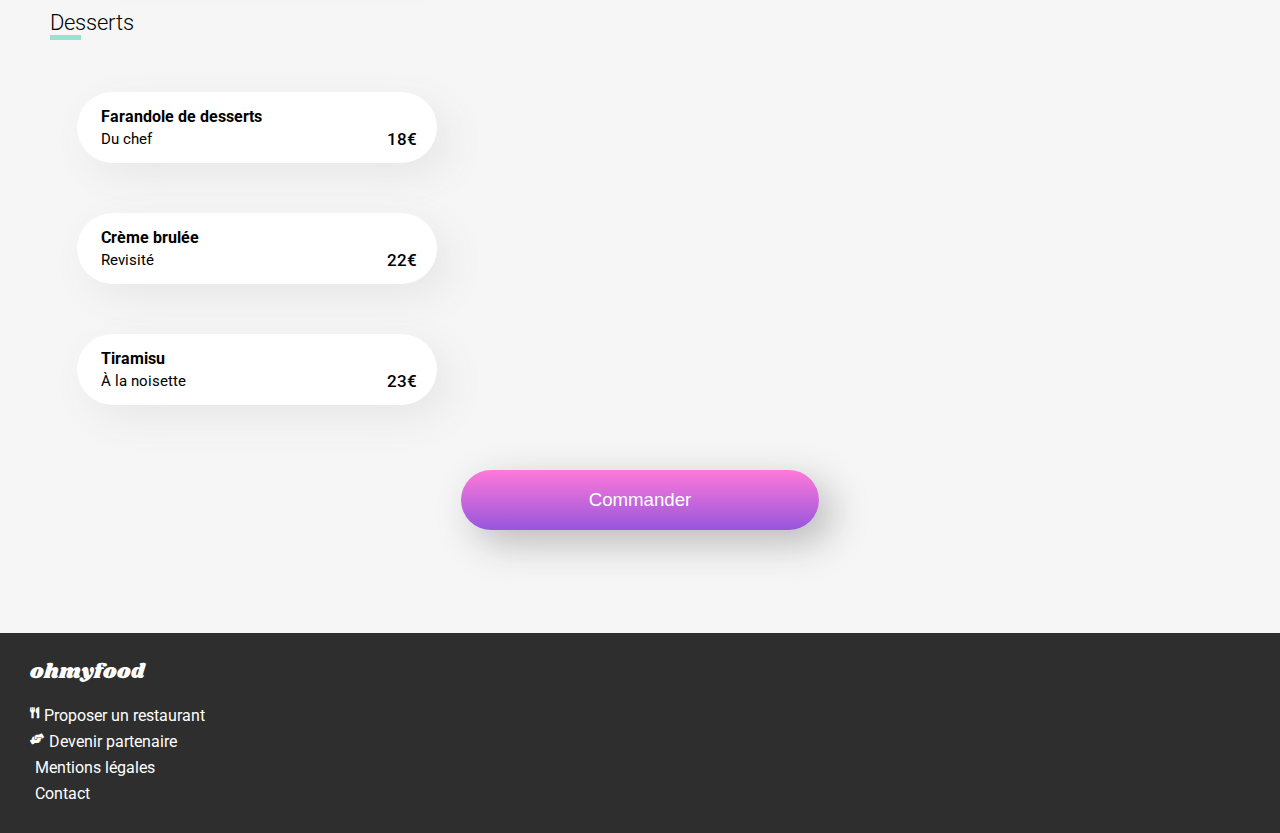
<file: html/le_delice_des_sens.html>
<!DOCTYPE html>
<html lang="fr">
<head>
    <meta charset="utf-8" />
    <meta name="viewport" content="width=device-width,initial-scale=1">
    <title>Ohmyfood</title> 
    <link rel="stylesheet" href="../style.css"/>
    <link rel="stylesheet" href="https://cdnjs.cloudflare.com/ajax/libs/font-awesome/5.13.1/css/all.min.css"/>
    <link href="https://fonts.googleapis.com/css2?family=Shrikhand&display=swap" rel="stylesheet">
    <link href="https://fonts.googleapis.com/css2?family=Roboto:wght@100;300;400;500;700&display=swap" rel="stylesheet">
</head>
<body>
    <header>
        <div class="arrow-bloc">
            <div class="white-bloc">white</div>
            <div class="logo-arrow">
                <a href="../index.html"><i class="fas fa-arrow-left"></i></a>
            </div>
        </div>
        <div class="website-presentation">
            <h1>ohmyfood</h1>
        </div>
    </header>
    <div id="container">
        <main> 
            <div class="photo-page-restaurant">
                <img src="../images/le-delice-des-sens.jpg" alt="photo À la française">
            </div>
            <div class="restaurant-menu">
                <div class="menu-title">
                    <div class="menu-title-text">
                        <h1>Délice des sens</h1> 
                    </div>
                    <div class="heart-logo-box">
                        <div class="heart-logo heart-restaurant">
                            <i class="far fa-heart restaurant-logo"></i>
                        </div>
                        <div class="heart-logo heart-restaurant-full">
                            <i id="restaurant-logo-full" class="far fa-heart"></i>
                        </div>
                    </div>
                </div>
                <div class="appetizer">
                    <div class="course-title">
                        <h2>Entrées</h2> 
                    </div>
                    <div class="course-cards-bloc">
                        <div class="course-card">
                            <div class="course-informations-box">
                                <div class="course-text">
                                    <div class="course-name">
                                        <h3>Tartare de thon</h3>
                                    </div>
                                    <div class="course-informations">
                                        <p>Assaisonné au yuzu</p>
                                    </div>
                                </div>
                                <div class="course-price">
                                    <p>25€</p>
                                </div>
                            </div>
                            <div class="selection-space">
                                <div class="circle-check">
                                    <i class="fas fa-check"></i>
                                </div>
                            </div>
                        </div>
                        <div class="course-card">
                            <div class="course-informations-box">
                                <div class="course-text">
                                    <div class="course-name">
                                        <h3>Bouchée de homard croustillant</h3>
                                    </div>
                                    <div class="course-informations">
                                        <p>Et sa farandole de petits légumes</p>
                                    </div>
                                </div>
                                <div class="course-price">
                                    <p>35€</p>
                                </div>
                            </div>
                            <div class="selection-space">
                                <div class="circle-check">
                                    <i class="fas fa-check"></i>
                                </div>
                            </div>
                        </div>
                        <div class="course-card">
                            <div class="course-informations-box">
                                <div class="course-text">
                                    <div class="course-name">
                                        <h3>Velouté de cèpes</h3>
                                    </div>
                                    <div class="course-informations">
                                        <p>Aux truffes</p>
                                    </div>
                                </div>
                                <div class="course-price">
                                    <p>20€</p>
                                </div>
                            </div>
                            <div class="selection-space">
                                <div class="circle-check">
                                    <i class="fas fa-check"></i>
                                </div>
                            </div>
                        </div>
                    </div>
                </div>
                <div class="main-course">
                    <div class="course-title">
                        <h2>Plats</h2> 
                    </div>
                    <div class="course-cards-bloc">
                        <div class="course-card">
                            <div class="course-informations-box">
                                <div class="course-text">
                                    <div class="course-name">
                                        <h3>Poulet rôti aux herbes de Provence</h3>
                                    </div>
                                    <div class="course-informations">
                                        <p>Et sa crème de truffe</p>
                                    </div>
                                </div>
                                <div class="course-price">
                                    <p>40€</p>
                                </div>
                            </div>
                            <div class="selection-space">
                                <div class="circle-check">
                                    <i class="fas fa-check"></i>
                                </div>
                            </div>
                        </div>
                        <div class="course-card">
                            <div class="course-informations-box">
                                <div class="course-text">
                                    <div class="course-name">
                                        <h3>Langouste rôtie</h3>
                                    </div>
                                    <div class="course-informations">
                                        <p>Et ses légumes de saison</p>
                                    </div>
                                </div>
                                <div class="course-price">
                                    <p>35€</p>
                                </div>
                            </div>
                            <div class="selection-space">
                                <div class="circle-check">
                                    <i class="fas fa-check"></i>
                                </div>
                            </div>
                        </div>
                        <div class="course-card">
                            <div class="course-informations-box">
                                <div class="course-text">
                                    <div class="course-name">
                                        <h3>Côte de boeuf Angus</h3>
                                    </div>
                                    <div class="course-informations">
                                        <p>Et sa purée de panais</p>
                                    </div>
                                </div>
                                <div class="course-price">
                                    <p>44€</p>
                                </div>
                            </div>
                            <div class="selection-space">
                                <div class="circle-check">
                                    <i class="fas fa-check"></i>
                                </div>
                            </div>
                        </div>
                    </div>
                </div>
                <div class="main-course">
                    <div class="course-title">
                        <h2>Desserts</h2> 
                    </div>
                    <div class="course-cards-bloc">
                        <div class="course-card">
                            <div class="course-informations-box">
                                <div class="course-text">
                                    <div class="course-name">
                                        <h3>Farandole de desserts</h3>
                                    </div>
                                    <div class="course-informations">
                                        <p>Du chef</p>
                                    </div>
                                </div>
                                <div class="course-price">
                                    <p>18€</p>
                                </div>
                            </div>
                            <div class="selection-space">
                                <div class="circle-check">
                                    <i class="fas fa-check"></i>
                                </div>
                            </div>
                        </div>
                        <div class="course-card">
                            <div class="course-informations-box">
                                <div class="course-text">
                                    <div class="course-name">
                                        <h3>Crème brulée</h3>
                                    </div>
                                    <div class="course-informations">
                                        <p>Revisité</p>
                                    </div>
                                </div>
                                <div class="course-price">
                                    <p>22€</p>
                                </div>
                            </div>
                            <div class="selection-space">
                                <div class="circle-check">
                                    <i class="fas fa-check"></i>
                                </div>
                            </div>
                        </div>
                        <div class="course-card">
                            <div class="course-informations-box">
                                <div class="course-text">
                                    <div class="course-name">
                                        <h3>Tiramisu</h3>
                                    </div>
                                    <div class="course-informations">
                                        <p>À la noisette</p>
                                    </div>
                                </div>
                                <div class="course-price">
                                    <p>23€</p>
                                </div>
                            </div>
                            <div class="selection-space">
                                <div class="circle-check">
                                    <i class="fas fa-check"></i>
                                </div>
                            </div>
                        </div>
                    </div>
                </div>
                <div class="order-button">
                    <form class="order-link">
                        <button type="submit"><span class="text-button">Commander</span></button>
                    </form>
                </div>
            </div>
        </main>
    </div>
    <footer>
        <div class="footer-title">
            <p>ohmyfood</p>
        </div>
        <div class="topics-footer">
            <div class="topic-footer-1">
                <div class="footer-logo">
                    <i class="fas fa-utensils"></i>
                </div>
                <div class="text-footer-1">
                    <p>Proposer un restaurant</p>
                </div>
            </div>
            <div class="topic-footer-1">
                <div class="footer-logo">
                    <i class="fas fa-hands-helping"></i>
                </div>
                <div class="text-footer-1">
                    <p>Devenir partenaire</p>
                </div>
            </div>
            <div class="topic-footer">
                <div class="text-footer">
                    <p>Mentions légales</p>
                </div>
            </div>
            <div class="topic-footer">
                <div class="text-footer">
                    <p><a href="mailto:test@test.fr">Contact</a></p>
                </div>
            </div>
        </div>
    </footer>    
</body>
</html>
</file>
<file: style.css>
@keyframes loader-appearance {
  0% {
    z-index: 4;
    opacity: 1;
  }
  50% {
    z-index: 4;
    opacity: 1;
  }
  80% {
    z-index: 4;
    opacity: 1;
  }
  85% {
    opacity: 0;
  }
  100% {
    z-index: -2;
    opacity: 0;
  }
}
@keyframes ustensils-moove {
  0% {
    transform: translate(0, -50px);
  }
  10% {
    transform: translate(0, 0);
  }
  20% {
    transform: translate(0, -50px);
  }
  30% {
    transform: translate(0, 0);
  }
  40% {
    transform: translate(0, -50px);
  }
  50% {
    transform: translate(0, 0);
  }
  60% {
    transform: translate(0, -50px);
  }
  65% {
    transform: translate(0, -50px);
  }
  70% {
    transform: translate(0, 0);
  }
  75% {
    transform: translate(0, 0);
  }
  80% {
    transform: translate(0, -50px);
  }
  90% {
    transform: translate(0, -50px);
  }
  100% {
    transform: translate(0, 0);
  }
}
@keyframes courses-appearance {
  from {
    opacity: 0;
  }
  to {
    opacity: 1;
  }
}
/*Homepage*/
body {
  font-family: roboto, sans-serif;
  width: 100%;
  margin: 0;
}

.loader {
  display: flex;
  justify-content: center;
  align-items: center;
  width: 100%;
  height: 100%;
  background: white;
  position: absolute;
  z-index: -2;
  opacity: 0;
  animation: loader-appearance 3s ease-in;
}

#black-ustensils {
  font-size: 7em;
  color: black;
  animation: ustensils-moove 2500ms;
}
@media only screen and (min-width: 768px) and (max-width: 1023px) {
  #black-ustensils {
    font-size: 8em;
  }
}
@media only screen and (min-width: 1024px) {
  #black-ustensils {
    font-size: 10em;
  }
}

#container {
  z-index: 1;
  position: relative;
}

/*header*/
header {
  display: flex;
  justify-content: center;
}

.website-logo {
  box-shadow: 0vw 0.5vw 1vw #c6c6c6;
  display: flex;
  justify-content: center;
  width: 100%;
}
.website-logo p {
  margin: 2vw 0;
  font-family: shrikhand;
  font-size: 1.7em;
}
@media only screen and (min-width: 768px) and (max-width: 1023px) {
  .website-logo p {
    font-size: 3.5em;
  }
}
@media only screen and (min-width: 1024px) {
  .website-logo p {
    font-size: 2.5em;
    box-shadow: 0vw 0.5vw 1vw white;
  }
}

/*main*/
.location {
  display: flex;
  justify-content: center;
  background: #ECECEC;
}
.location p {
  margin: 4vw 0;
  font-size: 0.85em;
}
@media only screen and (min-width: 768px) and (max-width: 1023px) {
  .location p {
    font-size: 1.4em;
    font-weight: 400;
  }
}
@media only screen and (min-width: 1024px) {
  .location p {
    font-size: 1.2em;
    margin: 2.5vw 0;
  }
}

.location-logo {
  display: flex;
  align-items: center;
  margin-right: 2vw;
}

.fa-map-marker-alt {
  font-size: 0.8em;
}
@media only screen and (min-width: 768px) and (max-width: 1023px) {
  .fa-map-marker-alt {
    font-size: 1.3em;
  }
}
@media only screen and (min-width: 1024px) {
  .fa-map-marker-alt {
    font-size: 1.1em;
  }
}

.intro {
  display: flex;
  flex-direction: column;
  align-items: center;
  background: #f4f4f4;
}
@media only screen and (min-width: 1024px) {
  .intro {
    align-items: normal;
    padding-left: 28px;
  }
}

.hat-intro {
  margin: 35px 55px 15px 55px;
  text-align: center;
}
@media only screen and (min-width: 768px) and (max-width: 1023px) {
  .hat-intro {
    margin: 45px 0 35px 0;
  }
}
@media only screen and (min-width: 1024px) {
  .hat-intro {
    margin: 35px 0vw 20px 0vw;
    text-align: start;
  }
}
.hat-intro p {
  margin: 0;
  font-size: 1.2em;
  font-weight: bold;
}
@media only screen and (min-width: 768px) and (max-width: 1023px) {
  .hat-intro p {
    font-size: 1.8em;
  }
}
@media only screen and (min-width: 1024px) {
  .hat-intro p {
    font-size: 1.4em;
  }
}

.text-intro {
  margin: 0 25px 30px 25px;
  text-align: center;
}
@media only screen and (min-width: 768px) and (max-width: 1023px) {
  .text-intro {
    margin: 0 18vw 45px 18vw;
  }
}
@media only screen and (min-width: 1024px) {
  .text-intro {
    margin: 0 0vw 35px 0vw;
    text-align: start;
  }
}
.text-intro p {
  margin: 0;
  font-size: 0.9em;
  font-weight: 300;
}
@media only screen and (min-width: 768px) and (max-width: 1023px) {
  .text-intro p {
    font-size: 1.4em;
  }
}
@media only screen and (min-width: 1024px) {
  .text-intro p {
    font-size: 1.2em;
  }
}

.restaurant-link {
  margin-bottom: 45px;
}
@media only screen and (min-width: 768px) and (max-width: 1023px) {
  .restaurant-link {
    margin-bottom: 65px;
  }
}
@media only screen and (min-width: 1024px) {
  .restaurant-link {
    margin-bottom: 62px;
  }
}

button {
  background: linear-gradient(0deg, #9656DC, #FF79DA);
  border-radius: 9vw;
  border: white;
  padding: 4vw 5.5vw;
  box-shadow: 1vw 1vw 3vw #b9b9b9;
}
button:hover {
  background: linear-gradient(0deg, #a167e0, #ff8de0);
  box-shadow: 1vw 1vw 2vw #868686;
}
@media only screen and (min-width: 768px) and (max-width: 1023px) {
  button {
    padding: 3vw 6vw;
  }
}
@media only screen and (min-width: 1024px) {
  button {
    padding: 1.5vw 3vw;
  }
}

.menu-button {
  font-size: 1em;
  font-weight: 500;
  color: white;
}
@media only screen and (min-width: 768px) and (max-width: 1023px) {
  .menu-button {
    font-size: 1.7em;
  }
}
@media only screen and (min-width: 1024px) {
  .menu-button {
    font-size: 1.4em;
  }
}

.function {
  background: white;
  padding: 38px 0 3px 0;
}
@media only screen and (min-width: 768px) and (max-width: 1023px) {
  .function {
    padding: 50px 0 5px 0;
  }
}
@media only screen and (min-width: 1024px) {
  .function {
    padding: 50px 0 25px 0;
  }
}
.function h1 {
  font-size: 1.2em;
  margin: 0 0 25px 5vw;
}
@media only screen and (min-width: 768px) and (max-width: 1023px) {
  .function h1 {
    font-size: 1.6em;
    margin: 0 0 45px 5vw;
  }
}
@media only screen and (min-width: 1024px) {
  .function h1 {
    font-size: 1.4em;
    margin: 0 0 28px 30px;
  }
}

.topics-function {
  margin-bottom: 55px;
}
@media only screen and (min-width: 768px) and (max-width: 1023px) {
  .topics-function {
    margin-bottom: 75px;
  }
}
@media only screen and (min-width: 1024px) {
  .topics-function {
    margin-bottom: 0;
    display: flex;
    flex-wrap: wrap;
  }
}

.topic-function {
  display: flex;
  align-items: center;
  background: #f9f9f9;
  margin: 0 5vw 4vw 9vw;
  border-radius: 6vw;
  box-shadow: 1vw 1vw 3vw #dfdfdf;
}
.topic-function:hover {
  cursor: pointer;
  background: #f2eafb;
}
.topic-function:hover > .function-logo {
  color: #9656DC;
}
@media only screen and (min-width: 768px) and (max-width: 1023px) {
  .topic-function {
    margin: 0 14vw 7vw 14vw;
    border-radius: 4vw;
  }
}
@media only screen and (min-width: 1024px) {
  .topic-function {
    margin: 0 15px 45px 50px;
  }
}

.function-logo {
  color: #6d6d6d;
  padding: 7.5vw;
}
@media only screen and (min-width: 768px) and (max-width: 1023px) {
  .function-logo {
    padding: 5vw;
  }
}
@media only screen and (min-width: 1024px) {
  .function-logo {
    padding: 2vw 1.5vw;
  }
}

@media only screen and (min-width: 1024px) {
  .text-function {
    margin-right: 2vw;
  }
}
.text-function p {
  font-size: 0.8em;
  font-weight: 500;
}
@media only screen and (min-width: 768px) and (max-width: 1023px) {
  .text-function p {
    font-size: 1.3em;
  }
}
@media only screen and (min-width: 1024px) {
  .text-function p {
    font-size: 1.1em;
    margin: 0;
  }
}

.fa-mobile-alt {
  font-size: 1em;
}
@media only screen and (min-width: 768px) and (max-width: 1023px) {
  .fa-mobile-alt {
    font-size: 1.3em;
  }
}
@media only screen and (min-width: 1024px) {
  .fa-mobile-alt {
    font-size: 1.2em;
  }
}

.fa-list {
  font-size: 0.9em;
}
@media only screen and (min-width: 768px) and (max-width: 1023px) {
  .fa-list {
    font-size: 1.15em;
  }
}
@media only screen and (min-width: 1024px) {
  .fa-list {
    font-size: 1.2em;
  }
}

.fa-store {
  font-size: 0.8em;
}
@media only screen and (min-width: 768px) and (max-width: 1023px) {
  .fa-store {
    font-size: 1.1em;
  }
}
@media only screen and (min-width: 1024px) {
  .fa-store {
    font-size: 1.2em;
  }
}

.number {
  background: #9656DC;
  border-radius: 3vw;
  padding: 1vw 2vw;
  margin-left: -3.5vw;
}
@media only screen and (min-width: 768px) and (max-width: 1023px) {
  .number {
    padding: 0.6vw 1.3vw;
    margin-left: -2vw;
  }
}
@media only screen and (min-width: 1024px) {
  .number {
    padding: 0.44vw 0.72vw;
    margin-left: -1vw;
  }
}
.number p {
  margin: 0;
  color: white;
  font-size: 0.7em;
}
@media only screen and (min-width: 768px) and (max-width: 1023px) {
  .number p {
    font-size: 1em;
  }
}

.restaurants-presentation {
  padding: 42px 0 24px 0;
  background: #f6f6f6;
}
@media only screen and (min-width: 768px) and (max-width: 1023px) {
  .restaurants-presentation {
    padding: 73px 0 27px 0;
  }
}
@media only screen and (min-width: 1024px) {
  .restaurants-presentation {
    padding: 56px 0 32px 0;
  }
}
.restaurants-presentation h1 {
  font-size: 1.2em;
  margin: 0 0 25px 5vw;
}
@media only screen and (min-width: 768px) and (max-width: 1023px) {
  .restaurants-presentation h1 {
    font-size: 1.6em;
    margin: 0 0 45px 35px;
  }
}
@media only screen and (min-width: 1024px) {
  .restaurants-presentation h1 {
    font-size: 1.4em;
    margin: 0vw 0 50px 28px;
  }
}

.bloc-cards-restaurants {
  display: flex;
  flex-direction: column;
  margin: 0 5.6vw;
}
@media only screen and (min-width: 768px) and (max-width: 1023px) {
  .bloc-cards-restaurants {
    margin: 0 10vw;
  }
}
@media only screen and (min-width: 1024px) {
  .bloc-cards-restaurants {
    display: grid;
    grid-template-columns: 39.5vw 39.5vw;
    grid-template-rows: 31vw 31vw;
    grid-column-gap: 5vw;
    margin: 0 8vw 0 8vw;
  }
}

.card-restaurant {
  background: white;
  border-radius: 4vw;
  margin-bottom: 5vw;
  box-shadow: 1vw 1vw 3vw #e7e7e7;
  position: relative;
}
@media only screen and (min-width: 768px) and (max-width: 1023px) {
  .card-restaurant {
    margin-bottom: 8vw;
  }
}
@media only screen and (min-width: 1024px) {
  .card-restaurant {
    border-radius: 3vw;
    margin-bottom: 5.85vw;
  }
}

.photo-restaurant {
  height: 46vw;
}
@media only screen and (min-width: 768px) and (max-width: 1023px) {
  .photo-restaurant {
    height: 33vw;
  }
}
@media only screen and (min-width: 1024px) {
  .photo-restaurant {
    height: 18vw;
  }
}
.photo-restaurant img {
  object-fit: cover;
  width: 100%;
  height: 100%;
  border-radius: 3vw 3vw 0 0;
}

.new {
  position: relative;
}

.tag-new-1 {
  background: #99E2D0;
  padding: 1.5vw 3vw 1.5vw 3vw;
  position: absolute;
  right: 3vw;
  top: 4vw;
}
@media only screen and (min-width: 768px) and (max-width: 1023px) {
  .tag-new-1 {
    padding: 1vw 2.5vw 1vw 2.5vw;
  }
}
@media only screen and (min-width: 1024px) {
  .tag-new-1 {
    top: 2vw;
    padding: 0.7vw;
  }
}
.tag-new-1 p {
  margin: 0;
  font-size: 0.7em;
  font-weight: 500;
  color: #278870;
}
@media only screen and (min-width: 768px) and (max-width: 1023px) {
  .tag-new-1 p {
    font-size: 1.1em;
  }
}

.tag-new-2 {
  background: #99E2D0;
  padding: 1.5vw 3vw 1.5vw 3vw;
  position: absolute;
  right: 3vw;
  top: 4vw;
}
@media only screen and (min-width: 768px) and (max-width: 1023px) {
  .tag-new-2 {
    padding: 1vw 2.5vw 1vw 2.5vw;
  }
}
@media only screen and (min-width: 1024px) {
  .tag-new-2 {
    top: 2vw;
    padding: 0.7vw;
  }
}
.tag-new-2 p {
  margin: 0;
  font-size: 0.7em;
  font-weight: 500;
  color: #278870;
}
@media only screen and (min-width: 768px) and (max-width: 1023px) {
  .tag-new-2 p {
    font-size: 1.1em;
  }
}

.restaurant-link-a {
  text-decoration: none;
}

.restaurant-informations {
  display: flex;
  justify-content: space-between;
}

.restaurant-name {
  margin: 4vw 0 0 3.5vw;
}
@media only screen and (min-width: 768px) and (max-width: 1023px) {
  .restaurant-name {
    margin: 2vw 0 0 3.5vw;
  }
}
@media only screen and (min-width: 1024px) {
  .restaurant-name {
    margin: 1.5vw 0 0 3vw;
  }
}
.restaurant-name h2 {
  margin: 0;
  font-size: 0.9em;
  color: black;
}
@media only screen and (min-width: 768px) and (max-width: 1023px) {
  .restaurant-name h2 {
    font-size: 1.3em;
  }
}
@media only screen and (min-width: 1024px) {
  .restaurant-name h2 {
    font-size: 1.1em;
  }
}

.restaurant-location {
  margin: 1vw 0 4.5vw 3.5vw;
}
@media only screen and (min-width: 768px) and (max-width: 1023px) {
  .restaurant-location {
    margin: 1vw 0 3vw 3.5vw;
  }
}
@media only screen and (min-width: 1024px) {
  .restaurant-location {
    margin: 0.6vw 0 0vw 3vw;
  }
}
.restaurant-location p {
  margin: 0;
  font-size: 0.85em;
  font-weight: 300;
  color: black;
}
@media only screen and (min-width: 768px) and (max-width: 1023px) {
  .restaurant-location p {
    font-size: 1.2em;
  }
}
@media only screen and (min-width: 1024px) {
  .restaurant-location p {
    font-size: 1em;
  }
}

.heart-logo {
  padding: 6vw 6vw 7vw 0;
}
@media only screen and (min-width: 768px) and (max-width: 1023px) {
  .heart-logo {
    padding: 4vw 6vw 4vw 0;
  }
}
@media only screen and (min-width: 1024px) {
  .heart-logo {
    padding: 2.5vw 4vw 0 0;
  }
}

.homepage-logo {
  font-size: 1.2em;
  font-weight: 400;
}
@media only screen and (min-width: 768px) and (max-width: 1023px) {
  .homepage-logo {
    font-size: 1.7em;
  }
}

.full-heart-new {
  padding: 5.8vw 5.7vw 7vw 0;
  position: absolute;
  right: 0;
}
.full-heart-new:hover {
  cursor: pointer;
}
@media only screen and (min-width: 768px) and (max-width: 1023px) {
  .full-heart-new {
    padding: 3.9vw 5.75vw 3.9vw 0;
  }
}
@media only screen and (min-width: 1024px) {
  .full-heart-new {
    padding: 2.46vw 3.9vw 0 0;
  }
}

#homepage-logo-full-1 {
  font-weight: 900;
  font-size: 1.4em;
  opacity: 0;
  background: linear-gradient(0deg, #FF79DA, #9656DC);
  -webkit-background-clip: text;
  -webkit-text-fill-color: transparent;
  transition: opacity 800ms ease-in-out;
}
#homepage-logo-full-1:active {
  opacity: 1;
}
@media only screen and (min-width: 768px) and (max-width: 1023px) {
  #homepage-logo-full-1 {
    font-size: 1.9em;
  }
}
@media only screen and (min-width: 1024px) {
  #homepage-logo-full-1:hover {
    opacity: 1;
  }
}

#homepage-logo-full-2 {
  font-weight: 900;
  font-size: 1.4em;
  opacity: 0;
  background: linear-gradient(0deg, #FF79DA, #9656DC);
  -webkit-background-clip: text;
  -webkit-text-fill-color: transparent;
  transition: opacity 2s ease-in-out;
}
#homepage-logo-full-2:active {
  opacity: 1;
}
@media only screen and (min-width: 768px) and (max-width: 1023px) {
  #homepage-logo-full-2 {
    font-size: 1.9em;
  }
}
@media only screen and (min-width: 1024px) {
  #homepage-logo-full-2:hover {
    opacity: 1;
  }
}

#homepage-logo-full-3 {
  font-weight: 900;
  font-size: 1.4em;
  opacity: 0;
  transition: opacity 2s ease-in-out;
  background: linear-gradient(0deg, #FF79DA, #9656DC);
  -webkit-background-clip: text;
  -webkit-text-fill-color: transparent;
}
#homepage-logo-full-3:active {
  opacity: 1;
}
@media only screen and (min-width: 768px) and (max-width: 1023px) {
  #homepage-logo-full-3 {
    font-size: 1.9em;
  }
}
@media only screen and (min-width: 1024px) {
  #homepage-logo-full-3:hover {
    opacity: 1;
  }
}

#homepage-logo-full-4 {
  font-weight: 900;
  font-size: 1.4em;
  opacity: 0;
  transition: opacity 2s ease-in-out;
  background: linear-gradient(0deg, #FF79DA, #9656DC);
  -webkit-background-clip: text;
  -webkit-text-fill-color: transparent;
}
#homepage-logo-full-4:active {
  opacity: 1;
}
@media only screen and (min-width: 768px) and (max-width: 1023px) {
  #homepage-logo-full-4 {
    font-size: 1.9em;
  }
}
@media only screen and (min-width: 1024px) {
  #homepage-logo-full-4:hover {
    opacity: 1;
  }
}

/*Footer homepage and restaurants*/
footer {
  background: #2E2E2E;
}

.footer-title {
  padding: 15px 0 8px 15px;
}
@media only screen and (min-width: 768px) and (max-width: 1023px) {
  .footer-title {
    padding: 25px 0 15px 35px;
  }
}
@media only screen and (min-width: 1024px) {
  .footer-title {
    padding: 24px 0 12px 30px;
  }
}
.footer-title p {
  font-family: shrikhand;
  font-size: 1em;
  margin: 0;
  color: white;
}
@media only screen and (min-width: 768px) and (max-width: 1023px) {
  .footer-title p {
    font-size: 1.3em;
  }
}
@media only screen and (min-width: 1024px) {
  .footer-title p {
    font-size: 1.3em;
  }
}

.topics-footer {
  padding: 0 0 20px 15px;
}
@media only screen and (min-width: 768px) and (max-width: 1023px) {
  .topics-footer {
    padding: 0 0 35px 35px;
  }
}
@media only screen and (min-width: 1024px) {
  .topics-footer {
    padding: 0 0 30px 30px;
  }
}
.topics-footer p {
  color: white;
  font-size: 0.85em;
  margin: 4px 0 0 0;
}
@media only screen and (min-width: 768px) and (max-width: 1023px) {
  .topics-footer p {
    font-size: 1.1em;
    margin: 5px 0 0 0;
  }
}
@media only screen and (min-width: 1024px) {
  .topics-footer p {
    font-size: 1em;
    margin: 7px 0 0 5px;
  }
}
.topics-footer a {
  text-decoration: none;
  color: white;
}

.topic-footer-1 {
  display: flex;
  align-items: center;
}

.footer-logo {
  margin-right: 5px;
}
@media only screen and (min-width: 768px) and (max-width: 1023px) {
  .footer-logo {
    margin-right: 0;
  }
}
@media only screen and (min-width: 1024px) {
  .footer-logo {
    margin-right: 0;
  }
}

.fa-utensils {
  font-size: 0.7em;
  color: white;
  margin: 0;
}
@media only screen and (min-width: 768px) and (max-width: 1023px) {
  .fa-utensils {
    margin-right: 7px;
    font-size: 1em;
  }
}

.fa-hands-helping {
  font-size: 0.7em;
  color: white;
  margin: 0;
}
@media only screen and (min-width: 768px) and (max-width: 1023px) {
  .fa-hands-helping {
    margin-right: 3px;
    font-size: 0.9em;
  }
}

/*Restaurant pages*/
main {
  background: #f6f6f6;
}

/*header restaurant*/
.website-presentation {
  display: flex;
  justify-content: center;
  align-items: center;
  width: 100%;
}
@media only screen and (min-width: 1024px) {
  .website-presentation {
    justify-content: flex-start;
    width: 59%;
  }
}
.website-presentation h1 {
  margin: 2vw 0;
  font-family: shrikhand;
  font-size: 1.5em;
  font-weight: 400;
}
@media only screen and (min-width: 768px) and (max-width: 1023px) {
  .website-presentation h1 {
    font-size: 3.5em;
  }
}
@media only screen and (min-width: 1024px) {
  .website-presentation h1 {
    font-size: 2.5em;
  }
}

@media only screen and (min-width: 1024px) {
  .arrow-bloc {
    display: flex;
    align-items: center;
    width: 41%;
  }
}

.logo-arrow {
  position: absolute;
  top: 17px;
  left: 21px;
}
@media only screen and (min-width: 768px) and (max-width: 1023px) {
  .logo-arrow {
    top: 45px;
    left: 46px;
  }
}
@media only screen and (min-width: 1024px) {
  .logo-arrow {
    position: static;
    display: flex;
    align-items: center;
  }
}

.white-bloc {
  display: none;
  width: 10%;
  color: white;
}
@media only screen and (min-width: 1024px) {
  .white-bloc {
    display: flex;
  }
}

.fa-arrow-left {
  color: black;
}
@media only screen and (min-width: 768px) and (max-width: 1023px) {
  .fa-arrow-left {
    font-size: 2em;
  }
}
@media only screen and (min-width: 1024px) {
  .fa-arrow-left {
    font-size: 1.5em;
  }
}

/*body restaurant*/
.photo-page-restaurant {
  height: 67vw;
}
@media only screen and (min-width: 768px) and (max-width: 1023px) {
  .photo-page-restaurant {
    height: 47vw;
  }
}
@media only screen and (min-width: 1024px) {
  .photo-page-restaurant {
    height: 40vw;
  }
}
.photo-page-restaurant img {
  object-fit: cover;
  width: 100%;
  height: 100%;
}

.restaurant-menu {
  position: relative;
  top: -11vw;
  border-radius: 9vw 9vw 0 0;
  background: #f6f6f6;
}
@media only screen and (min-width: 1024px) {
  .restaurant-menu {
    border-radius: 7vw 7vw 0 0;
    top: -6vw;
  }
}
.restaurant-menu h2 {
  margin: 0;
  font-size: 1em;
  font-weight: 300;
}
@media only screen and (min-width: 768px) and (max-width: 1023px) {
  .restaurant-menu h2 {
    font-size: 1.6em;
  }
}
@media only screen and (min-width: 1024px) {
  .restaurant-menu h2 {
    font-size: 1.4em;
  }
}

.menu-title {
  display: flex;
  justify-content: space-between;
  align-items: center;
  padding: 8vw 9vw 0 5vw;
}
@media only screen and (min-width: 768px) and (max-width: 1023px) {
  .menu-title {
    padding: 3vw 9vw 0 10vw;
  }
}
@media only screen and (min-width: 1024px) {
  .menu-title {
    padding: 2vw 9vw 0 8vw;
  }
}
.menu-title h1 {
  font-family: shrikhand;
  font-size: 1.5em;
  font-weight: 400;
  margin: 0;
}
@media only screen and (min-width: 768px) and (max-width: 1023px) {
  .menu-title h1 {
    font-size: 2.3em;
  }
}
@media only screen and (min-width: 1024px) {
  .menu-title h1 {
    font-size: 2.5em;
  }
}

.heart-logo-box {
  position: relative;
}

.heart-restaurant {
  padding: 4vw 0 4vw 0;
}
@media only screen and (min-width: 1024px) {
  .heart-restaurant {
    padding: 40px 0 75px 0;
  }
}

.restaurant-logo {
  font-size: 1.2em;
}
@media only screen and (min-width: 768px) and (max-width: 1023px) {
  .restaurant-logo {
    font-size: 2em;
  }
}
@media only screen and (min-width: 1024px) {
  .restaurant-logo {
    font-size: 2em;
  }
}

.heart-restaurant-full {
  padding: 4vw 0 4vw 0;
  position: absolute;
  top: 0;
  right: 0;
}
.heart-restaurant-full:hover {
  cursor: pointer;
}
@media only screen and (min-width: 1024px) {
  .heart-restaurant-full {
    padding: 40px 0 75px 0;
  }
}

#restaurant-logo-full {
  font-size: 1.2em;
  font-weight: 900;
  opacity: 0;
  background: linear-gradient(0deg, #FF79DA, #9656DC);
  -webkit-background-clip: text;
  -webkit-text-fill-color: transparent;
  transition: opacity 800ms ease-in-out;
}
#restaurant-logo-full:active {
  opacity: 1;
}
@media only screen and (min-width: 768px) and (max-width: 1023px) {
  #restaurant-logo-full {
    font-size: 2em;
  }
}
@media only screen and (min-width: 1024px) {
  #restaurant-logo-full {
    font-size: 2em;
  }
  #restaurant-logo-full:hover {
    opacity: 1;
  }
}

.course-title {
  margin: 10vw 0 4vw 5vw;
  padding-bottom: 2vw;
}
@media only screen and (min-width: 768px) and (max-width: 1023px) {
  .course-title {
    margin: 4vw 0 4vw 5vw;
  }
}
@media only screen and (min-width: 1024px) {
  .course-title {
    margin: 0 0 52px 50px;
    padding-bottom: 0vw;
  }
}
.course-title h2 {
  border-bottom: solid 1vw #99E2D0;
  width: 31px;
}
@media only screen and (min-width: 768px) and (max-width: 1023px) {
  .course-title h2 {
    font-size: 1.6em;
    border-bottom: solid 0.6vw #99E2D0;
    width: 45px;
  }
}
@media only screen and (min-width: 1024px) {
  .course-title h2 {
    border-bottom: solid 5px #99E2D0;
  }
}

@media only screen and (min-width: 1024px) {
  .course-cards-bloc {
    display: flex;
    flex-direction: column;
    margin: 0 3vw;
    margin-left: 6vw;
  }
}

.course-card {
  display: flex;
  background: white;
  border-radius: 4vw;
  margin: 4vw 4vw 0 5vw;
  box-shadow: 1vw 1vw 3vw #e7e7e7;
  animation: courses-appearance 3s;
}
.course-card:hover {
  cursor: pointer;
}
.course-card:hover > .selection-space {
  opacity: 1;
  width: 20%;
  transform: translate(0, 0);
}
@media only screen and (min-width: 1024px) {
  .course-card:hover > .selection-space {
    width: 25%;
  }
}
.course-card:hover .circle-check {
  transform: rotate(1turn);
}
@media only screen and (min-width: 768px) and (max-width: 1023px) {
  .course-card {
    margin: 0 10vw 7vw 10vw;
  }
}
@media only screen and (min-width: 1024px) {
  .course-card {
    margin: 0 0 50px 0;
    border-radius: 5vw;
    max-width: 360px;
    animation: courses-appearance 3s 1s;
  }
}

.course-informations-box {
  display: flex;
  justify-content: space-between;
  width: 87vw;
  min-width: 73vw;
}
@media only screen and (min-width: 768px) and (max-width: 1023px) {
  .course-informations-box {
    width: 80vw;
    min-width: 67vw;
  }
}
@media only screen and (min-width: 1024px) {
  .course-informations-box {
    width: 350px;
    min-width: 226px;
  }
}

.course-text {
  white-space: nowrap;
  overflow: hidden;
  text-overflow: ellipsis;
  padding: 3vw 0 3vw 3vw;
}
@media only screen and (min-width: 768px) and (max-width: 1023px) {
  .course-text {
    padding: 3.5vw 0 3.5vw 4vw;
  }
}
@media only screen and (min-width: 1024px) {
  .course-text {
    padding: 15px 0 15px 24px;
  }
}

.course-name h3 {
  margin: 0;
  font-size: 0.9em;
}
@media only screen and (min-width: 768px) and (max-width: 1023px) {
  .course-name h3 {
    font-size: 1.3em;
  }
}
@media only screen and (min-width: 1024px) {
  .course-name h3 {
    font-size: 1em;
    padding-bottom: 4px;
  }
}

.course-informations p {
  margin: 0;
  font-size: 0.85em;
}
@media only screen and (min-width: 768px) and (max-width: 1023px) {
  .course-informations p {
    font-size: 1.5em;
  }
}
@media only screen and (min-width: 1024px) {
  .course-informations p {
    font-size: 0.95em;
  }
}
.course-informations span {
  text-overflow: ellipsis;
}

.course-price {
  display: flex;
  align-items: flex-end;
  padding: 0 1vw 3vw 0;
}
@media only screen and (min-width: 768px) and (max-width: 1023px) {
  .course-price {
    padding: 0 2vw 4vw 0;
    font-size: 1.1em;
  }
}
@media only screen and (min-width: 1024px) {
  .course-price {
    padding: 0 10px 14px 0;
    font-size: 0.95em;
  }
}
.course-price p {
  font-weight: 500;
  margin: 0;
  font-size: 0.85em;
}
@media only screen and (min-width: 768px) and (max-width: 1023px) {
  .course-price p {
    font-size: 1.5em;
  }
}
@media only screen and (min-width: 1024px) {
  .course-price p {
    font-size: 1.1em;
  }
}

.selection-space {
  opacity: 0;
  background: #99E2D0;
  width: 0;
  border-radius: 0 4vw 4vw 0;
  display: flex;
  justify-content: center;
  align-items: center;
  transition: all 500ms ease-in-out;
}
@media only screen and (min-width: 1024px) {
  .selection-space {
    border-radius: 0 5vw 5vw 0;
  }
}

.circle-check {
  display: flex;
  justify-content: center;
  background: white;
  border-radius: 5vw;
  padding: 0;
  transition: transform 500ms ease-in-out;
}
@media only screen and (min-width: 768px) and (max-width: 1023px) {
  .circle-check {
    padding: 2px 0;
  }
}

.fa-check {
  color: #99E2D0;
  padding: 1vw;
  font-size: 0.8em;
}
@media only screen and (min-width: 768px) and (max-width: 1023px) {
  .fa-check {
    font-size: 1em;
    padding: 0.6vw 0.85vw;
  }
}
@media only screen and (min-width: 1024px) {
  .fa-check {
    padding: 0.45vw 0.45vw;
    font-size: 1em;
  }
}

.order-link {
  display: flex;
  justify-content: center;
  padding: 13vw 0 10vw 0;
}
@media only screen and (min-width: 768px) and (max-width: 1023px) {
  .order-link {
    padding: 3vw 0 2vw 0;
  }
}
@media only screen and (min-width: 1024px) {
  .order-link {
    padding: 15px 0 0 0;
  }
}

@media only screen and (min-width: 768px) and (max-width: 1023px) {
  .order-button {
    padding: 0 0 2vw 0;
  }
}
@media only screen and (min-width: 1024px) {
  .order-button {
    padding: 0 2vw 2vw 2vw;
  }
}

.text-button {
  font-size: 1em;
  font-weight: 500;
  color: white;
  padding: 0 7vw;
}
@media only screen and (min-width: 768px) and (max-width: 1023px) {
  .text-button {
    font-size: 1.7em;
  }
}
@media only screen and (min-width: 1024px) {
  .text-button {
    font-size: 1.4em;
  }
}

/*# sourceMappingURL=style.css.map */
</file>
